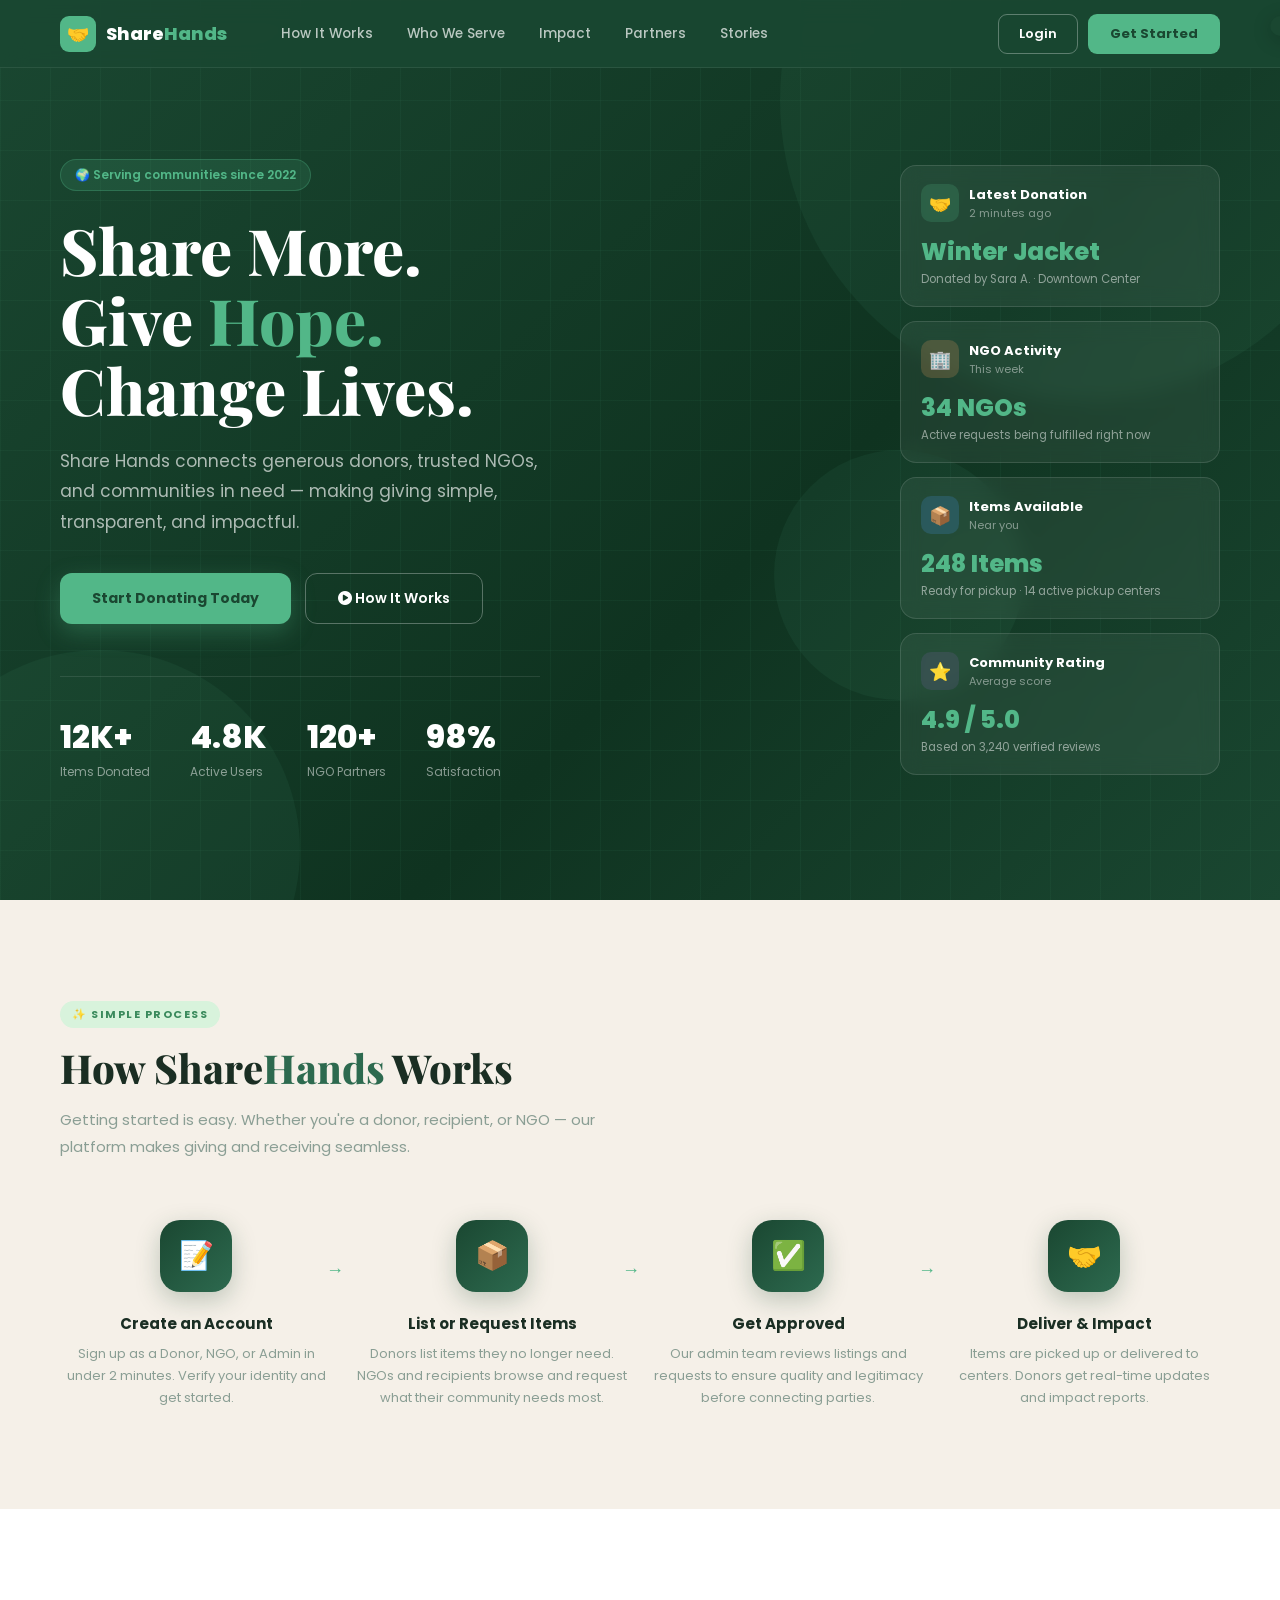
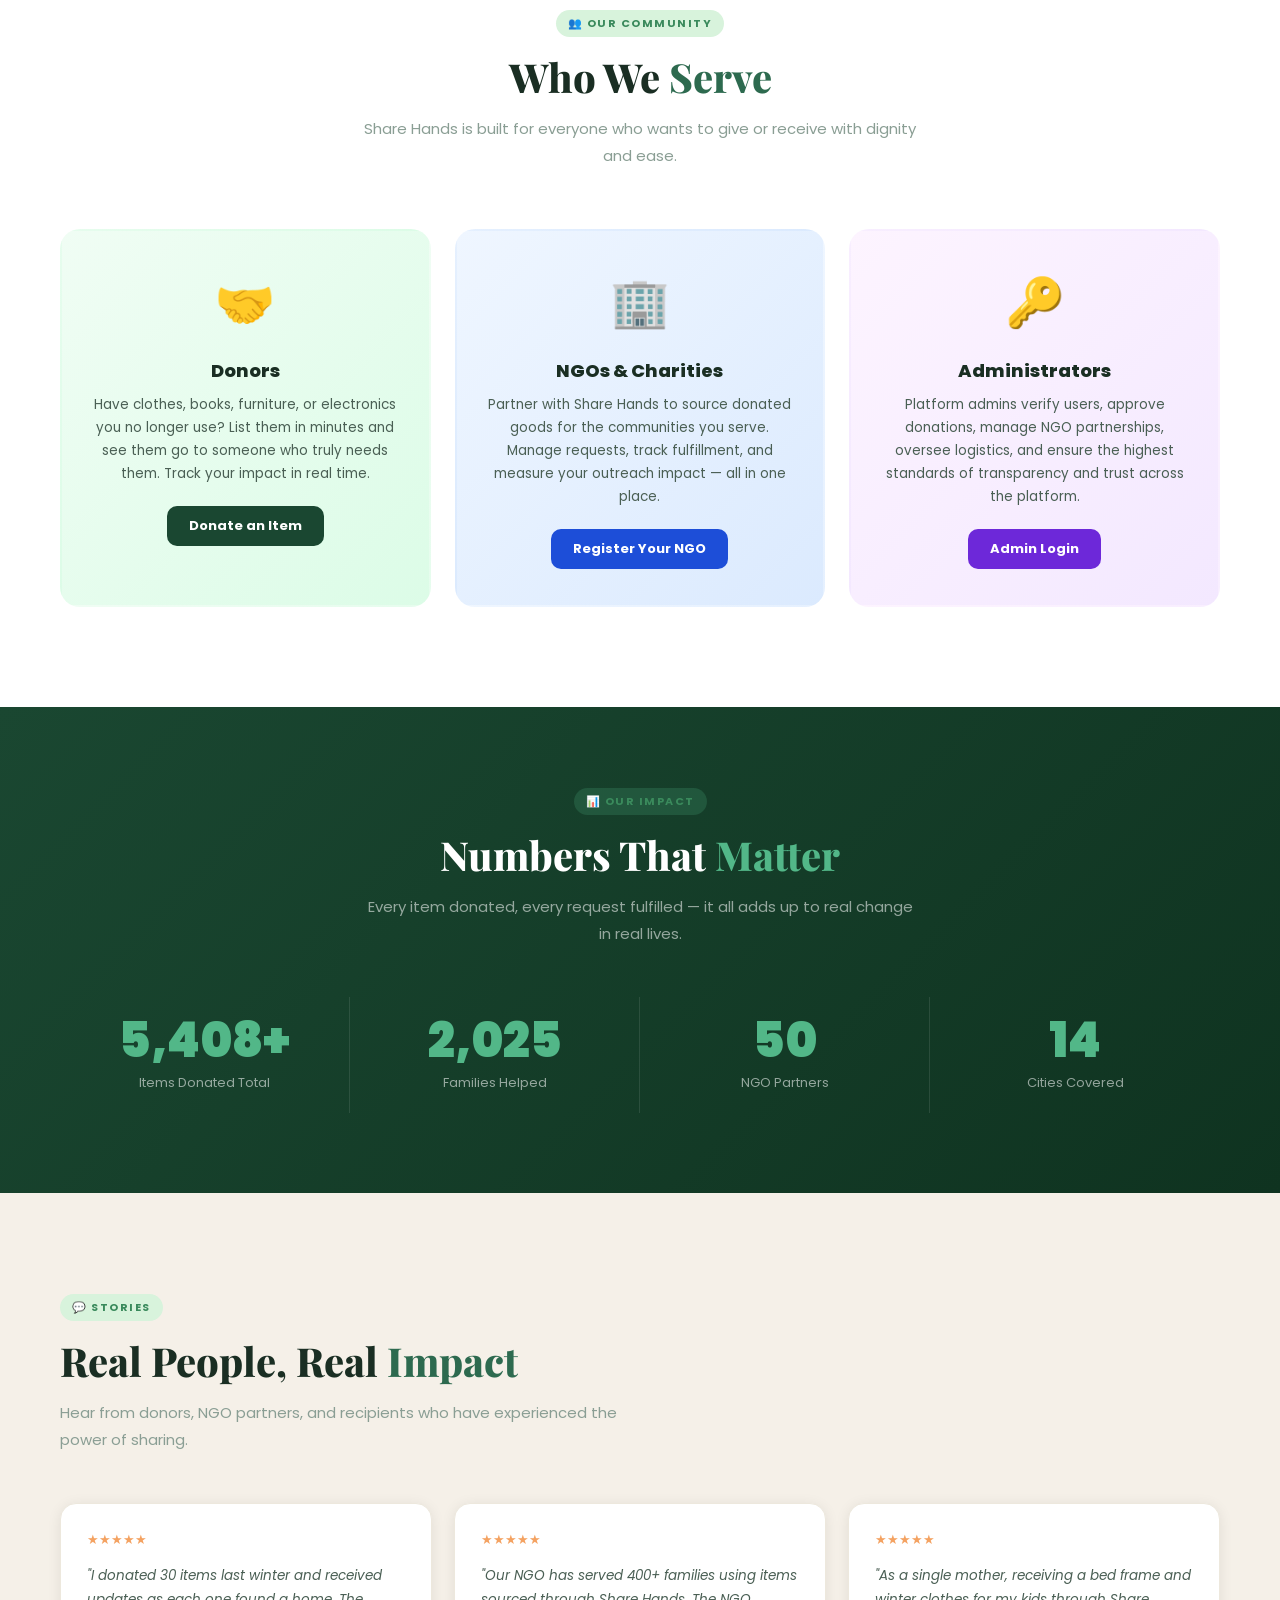
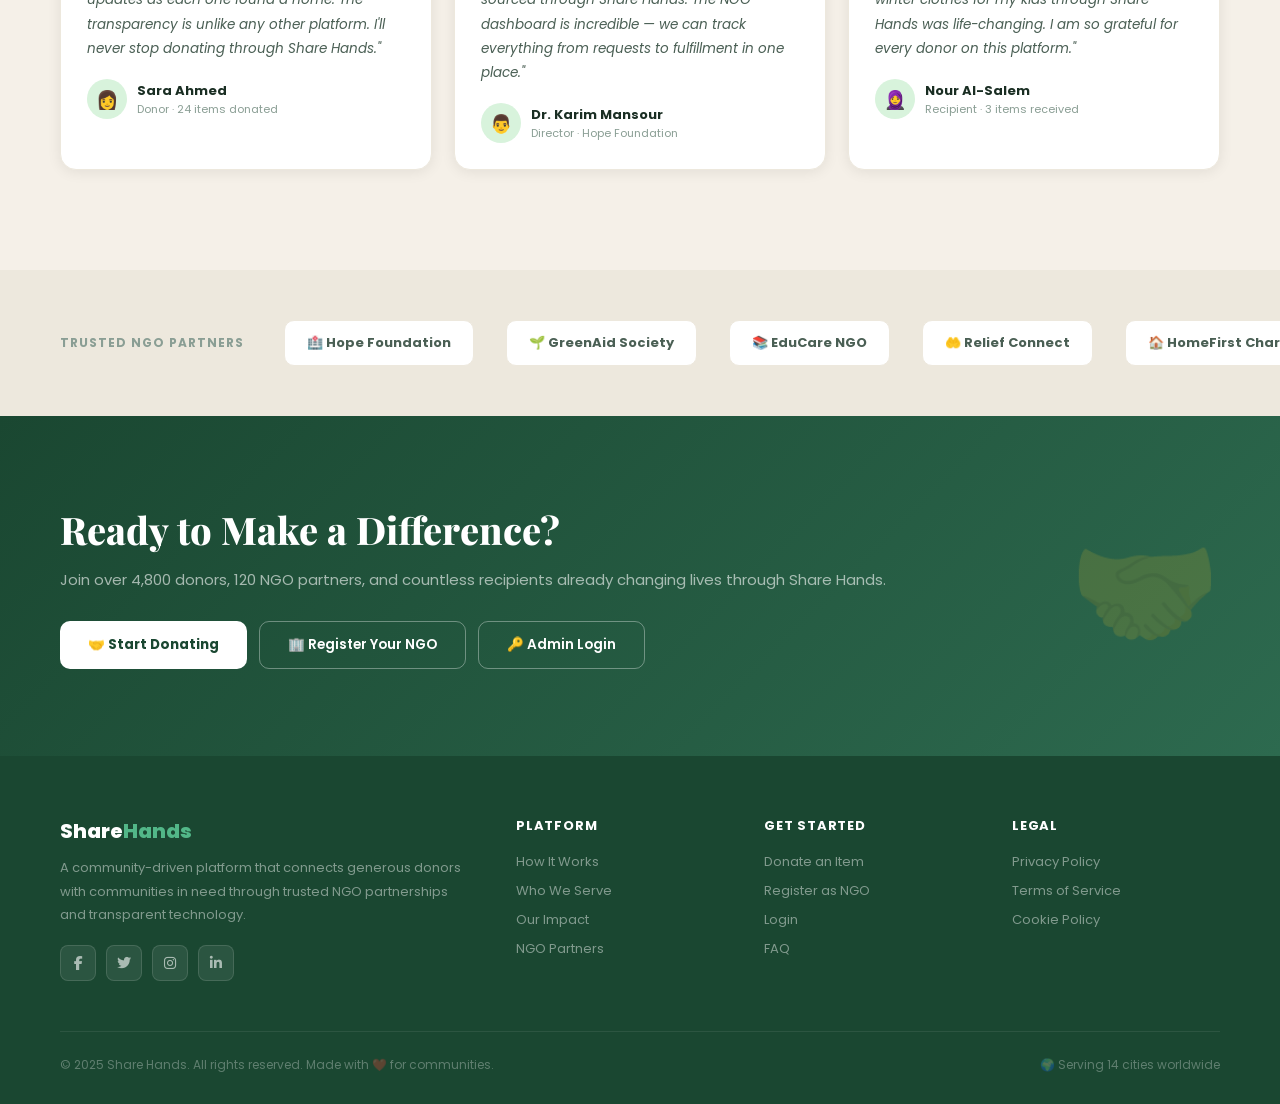
<file: index.html>
<!DOCTYPE html>
<html lang="en">
<head>
  <meta charset="UTF-8"/>
  <meta name="viewport" content="width=device-width, initial-scale=1.0"/>
  <title>Share Hands – Connecting Hearts</title>
  <link rel="stylesheet" href="style.css"/>
  <link href="https://cdnjs.cloudflare.com/ajax/libs/font-awesome/6.5.0/css/all.min.css" rel="stylesheet"/>
</head>
<body>

<!-- ── NAV ── -->
<nav class="hp-nav">
  <a class="hp-nav-logo" href="index.html">
    <div class="ico">🤝</div>
    <span>Share<em>Hands</em></span>
  </a>
  <div class="hp-nav-links">
    <a class="hp-nav-link" onclick="scrollToSection('how')">How It Works</a>
    <a class="hp-nav-link" onclick="scrollToSection('who')">Who We Serve</a>
    <a class="hp-nav-link" onclick="scrollToSection('impact')">Impact</a>
    <a class="hp-nav-link" onclick="scrollToSection('partners')">Partners</a>
    <a class="hp-nav-link" onclick="scrollToSection('testimonials')">Stories</a>
  </div>
  <div class="hp-nav-cta">
    <button class="btn-ghost" onclick="window.location.href='login.html'">Login</button>
    <button class="btn-solid" onclick="window.location.href='register.html'">Get Started</button>
  </div>
</nav>

<!-- ── HERO ── -->
<section class="hp-hero" id="hero">
  <div class="hero-bg-circles">
    <div class="hero-circle"></div>
    <div class="hero-circle"></div>
    <div class="hero-circle"></div>
  </div>
  <div class="hero-grid"></div>

  <div class="hero-content">
    <div class="hero-badge">🌍 Serving communities since 2022</div>
    <h1 class="hero-title">Share More.<br/>Give <span class="hl">Hope.</span><br/>Change Lives.</h1>
    <p class="hero-sub">Share Hands connects generous donors, trusted NGOs, and communities in need — making giving simple, transparent, and impactful.</p>
    <div class="hero-btns">
      <button class="hero-btn-primary" onclick="window.location.href='register.html'">Start Donating Today</button>
      <button class="hero-btn-secondary" onclick="scrollToSection('how')">
        <i class="fas fa-play-circle"></i> How It Works
      </button>
    </div>
    <div class="hero-stats">
      <div><div class="hero-stat-val">12K+</div><div class="hero-stat-lbl">Items Donated</div></div>
      <div><div class="hero-stat-val">4.8K</div><div class="hero-stat-lbl">Active Users</div></div>
      <div><div class="hero-stat-val">120+</div><div class="hero-stat-lbl">NGO Partners</div></div>
      <div><div class="hero-stat-val">98%</div><div class="hero-stat-lbl">Satisfaction</div></div>
    </div>
  </div>

  <div class="hero-right">
    <div class="hero-float-card">
      <div class="hfc-header">
        <div class="hfc-icon g">🤝</div>
        <div><div class="hfc-title">Latest Donation</div><div class="hfc-sub">2 minutes ago</div></div>
      </div>
      <div class="hfc-stat">Winter Jacket</div>
      <div class="hfc-desc">Donated by Sara A. · Downtown Center</div>
    </div>
    <div class="hero-float-card">
      <div class="hfc-header">
        <div class="hfc-icon o">🏢</div>
        <div><div class="hfc-title">NGO Activity</div><div class="hfc-sub">This week</div></div>
      </div>
      <div class="hfc-stat">34 NGOs</div>
      <div class="hfc-desc">Active requests being fulfilled right now</div>
    </div>
    <div class="hero-float-card">
      <div class="hfc-header">
        <div class="hfc-icon b">📦</div>
        <div><div class="hfc-title">Items Available</div><div class="hfc-sub">Near you</div></div>
      </div>
      <div class="hfc-stat">248 Items</div>
      <div class="hfc-desc">Ready for pickup · 14 active pickup centers</div>
    </div>
    <div class="hero-float-card">
      <div class="hfc-header">
        <div class="hfc-icon p">⭐</div>
        <div><div class="hfc-title">Community Rating</div><div class="hfc-sub">Average score</div></div>
      </div>
      <div class="hfc-stat">4.9 / 5.0</div>
      <div class="hfc-desc">Based on 3,240 verified reviews</div>
    </div>
  </div>
</section>

<!-- ── HOW IT WORKS ── -->
<section class="hp-section" id="how">
  <div class="section-label">✨ Simple Process</div>
  <h2 class="section-heading">How Share<span class="hl">Hands</span> Works</h2>
  <p class="section-sub">Getting started is easy. Whether you're a donor, recipient, or NGO — our platform makes giving and receiving seamless.</p>
  <div class="how-grid">
    <div class="how-card">
      <div class="how-num">📝</div>
      <h3 class="how-title">Create an Account</h3>
      <p class="how-desc">Sign up as a Donor, NGO, or Admin in under 2 minutes. Verify your identity and get started.</p>
    </div>
    <div class="how-card">
      <div class="how-num">📦</div>
      <h3 class="how-title">List or Request Items</h3>
      <p class="how-desc">Donors list items they no longer need. NGOs and recipients browse and request what their community needs most.</p>
    </div>
    <div class="how-card">
      <div class="how-num">✅</div>
      <h3 class="how-title">Get Approved</h3>
      <p class="how-desc">Our admin team reviews listings and requests to ensure quality and legitimacy before connecting parties.</p>
    </div>
    <div class="how-card">
      <div class="how-num">🤝</div>
      <h3 class="how-title">Deliver &amp; Impact</h3>
      <p class="how-desc">Items are picked up or delivered to centers. Donors get real-time updates and impact reports.</p>
    </div>
  </div>
</section>

<!-- ── WHO WE SERVE ── -->
<section class="hp-section alt" id="who">
  <div style="text-align:center">
    <div class="section-label" style="margin:0 auto 16px">👥 Our Community</div>
    <h2 class="section-heading">Who We <span class="hl">Serve</span></h2>
    <p class="section-sub" style="margin:0 auto">Share Hands is built for everyone who wants to give or receive with dignity and ease.</p>
  </div>
  <div class="serve-grid">
    <div class="serve-card c1">
      <div class="serve-icon">🤝</div>
      <h3 class="serve-title">Donors</h3>
      <p class="serve-desc">Have clothes, books, furniture, or electronics you no longer use? List them in minutes and see them go to someone who truly needs them. Track your impact in real time.</p>
      <button class="serve-btn g" onclick="window.location.href='register.html'">Donate an Item</button>
    </div>
    <div class="serve-card c2">
      <div class="serve-icon">🏢</div>
      <h3 class="serve-title">NGOs &amp; Charities</h3>
      <p class="serve-desc">Partner with Share Hands to source donated goods for the communities you serve. Manage requests, track fulfillment, and measure your outreach impact — all in one place.</p>
      <button class="serve-btn b" onclick="window.location.href='register.html'">Register Your NGO</button>
    </div>
    <div class="serve-card c3">
      <div class="serve-icon">🔑</div>
      <h3 class="serve-title">Administrators</h3>
      <p class="serve-desc">Platform admins verify users, approve donations, manage NGO partnerships, oversee logistics, and ensure the highest standards of transparency and trust across the platform.</p>
      <button class="serve-btn p" onclick="window.location.href='login.html'">Admin Login</button>
    </div>
  </div>
</section>

<!-- ── IMPACT ── -->
<section class="impact-section" id="impact">
  <div style="text-align:center">
    <div class="section-label" style="margin:0 auto 16px;background:rgba(82,183,136,.2);border-color:rgba(82,183,136,.4)">📊 Our Impact</div>
    <h2 class="section-heading" style="color:#fff">Numbers That <span style="color:var(--green-light)">Matter</span></h2>
    <p class="section-sub" style="color:rgba(255,255,255,.55);margin:0 auto">Every item donated, every request fulfilled — it all adds up to real change in real lives.</p>
  </div>
  <div class="impact-grid">
    <div class="impact-item"><div class="impact-val" id="cnt1">0</div><div class="impact-label">Items Donated Total</div></div>
    <div class="impact-item"><div class="impact-val" id="cnt2">0</div><div class="impact-label">Families Helped</div></div>
    <div class="impact-item"><div class="impact-val" id="cnt3">0</div><div class="impact-label">NGO Partners</div></div>
    <div class="impact-item"><div class="impact-val" id="cnt4">0</div><div class="impact-label">Cities Covered</div></div>
  </div>
</section>

<!-- ── TESTIMONIALS ── -->
<section class="hp-section" id="testimonials">
  <div class="section-label">💬 Stories</div>
  <h2 class="section-heading">Real People, Real <span class="hl">Impact</span></h2>
  <p class="section-sub">Hear from donors, NGO partners, and recipients who have experienced the power of sharing.</p>
  <div class="test-grid">
    <div class="test-card">
      <div class="test-stars">★★★★★</div>
      <p class="test-text">"I donated 30 items last winter and received updates as each one found a home. The transparency is unlike any other platform. I'll never stop donating through Share Hands."</p>
      <div class="test-author"><div class="test-avatar">👩</div><div><div class="test-name">Sara Ahmed</div><div class="test-role">Donor · 24 items donated</div></div></div>
    </div>
    <div class="test-card">
      <div class="test-stars">★★★★★</div>
      <p class="test-text">"Our NGO has served 400+ families using items sourced through Share Hands. The NGO dashboard is incredible — we can track everything from requests to fulfillment in one place."</p>
      <div class="test-author"><div class="test-avatar">👨</div><div><div class="test-name">Dr. Karim Mansour</div><div class="test-role">Director · Hope Foundation</div></div></div>
    </div>
    <div class="test-card">
      <div class="test-stars">★★★★★</div>
      <p class="test-text">"As a single mother, receiving a bed frame and winter clothes for my kids through Share Hands was life-changing. I am so grateful for every donor on this platform."</p>
      <div class="test-author"><div class="test-avatar">🧕</div><div><div class="test-name">Nour Al-Salem</div><div class="test-role">Recipient · 3 items received</div></div></div>
    </div>
  </div>
</section>

<!-- ── PARTNERS ── -->
<div class="partners-strip" id="partners">
  <div class="partners-label">Trusted NGO Partners</div>
  <div class="partners-logos">
    <div class="partner-logo">🏥 Hope Foundation</div>
    <div class="partner-logo">🌱 GreenAid Society</div>
    <div class="partner-logo">📚 EduCare NGO</div>
    <div class="partner-logo">🤲 Relief Connect</div>
    <div class="partner-logo">🏠 HomeFirst Charity</div>
    <div class="partner-logo">👕 ClothingForAll</div>
  </div>
</div>

<!-- ── CTA BANNER ── -->
<section class="cta-banner">
  <div class="cta-content">
    <h2 class="cta-title">Ready to Make a Difference?</h2>
    <p class="cta-sub">Join over 4,800 donors, 120 NGO partners, and countless recipients already changing lives through Share Hands.</p>
    <div class="cta-btns">
      <button class="cta-btn-w" onclick="window.location.href='register.html'">🤝 Start Donating</button>
      <button class="cta-btn-o" onclick="window.location.href='register.html'">🏢 Register Your NGO</button>
      <button class="cta-btn-o" onclick="window.location.href='login.html'">🔑 Admin Login</button>
    </div>
  </div>
  <div style="font-size:120px;opacity:.15">🤝</div>
</section>

<!-- ── FOOTER ── -->
<footer class="hp-footer">
  <div class="footer-grid">
    <div class="footer-brand">
      <h3>Share<span>Hands</span></h3>
      <p>A community-driven platform that connects generous donors with communities in need through trusted NGO partnerships and transparent technology.</p>
      <div class="footer-socials">
        <div class="social-btn"><i class="fab fa-facebook-f"></i></div>
        <div class="social-btn"><i class="fab fa-twitter"></i></div>
        <div class="social-btn"><i class="fab fa-instagram"></i></div>
        <div class="social-btn"><i class="fab fa-linkedin-in"></i></div>
      </div>
    </div>
    <div class="footer-col">
      <h4>Platform</h4>
      <a class="footer-link" onclick="scrollToSection('how')">How It Works</a>
      <a class="footer-link" onclick="scrollToSection('who')">Who We Serve</a>
      <a class="footer-link" onclick="scrollToSection('impact')">Our Impact</a>
      <a class="footer-link" onclick="scrollToSection('partners')">NGO Partners</a>
    </div>
    <div class="footer-col">
      <h4>Get Started</h4>
      <a class="footer-link" href="register.html">Donate an Item</a>
      <a class="footer-link" href="register.html">Register as NGO</a>
      <a class="footer-link" href="login.html">Login</a>
      <a class="footer-link" onclick="notify('FAQ coming soon!')">FAQ</a>
    </div>
    <div class="footer-col">
      <h4>Legal</h4>
      <a class="footer-link" onclick="notify('Privacy Policy')">Privacy Policy</a>
      <a class="footer-link" onclick="notify('Terms of Service')">Terms of Service</a>
      <a class="footer-link" onclick="notify('Cookie Policy')">Cookie Policy</a>
    </div>
  </div>
  <div class="footer-bottom">
    <div class="footer-copy">© 2025 Share Hands. All rights reserved. Made with ❤️ for communities.</div>
    <div class="footer-copy">🌍 Serving 14 cities worldwide</div>
  </div>
</footer>

<!-- Toast -->
<div class="notif-bar" id="notif"></div>

<script src="app.js"></script>
<script>
  /* Counter animation on scroll */
  const counterTargets = {
    cnt1: [12480, '+'], cnt2: [4832, ''],
    cnt3: [120, ''],   cnt4: [14, '']
  };
  const io = new IntersectionObserver(entries => {
    entries.forEach(entry => {
      if (entry.isIntersecting) {
        Object.entries(counterTargets).forEach(([id, [val, sfx]]) => animateCounter(id, val, sfx));
        io.disconnect();
      }
    });
  }, { threshold: .3 });
  const impactGrid = document.querySelector('.impact-grid');
  if (impactGrid) io.observe(impactGrid);
</script>
</body>
</html>
</file>
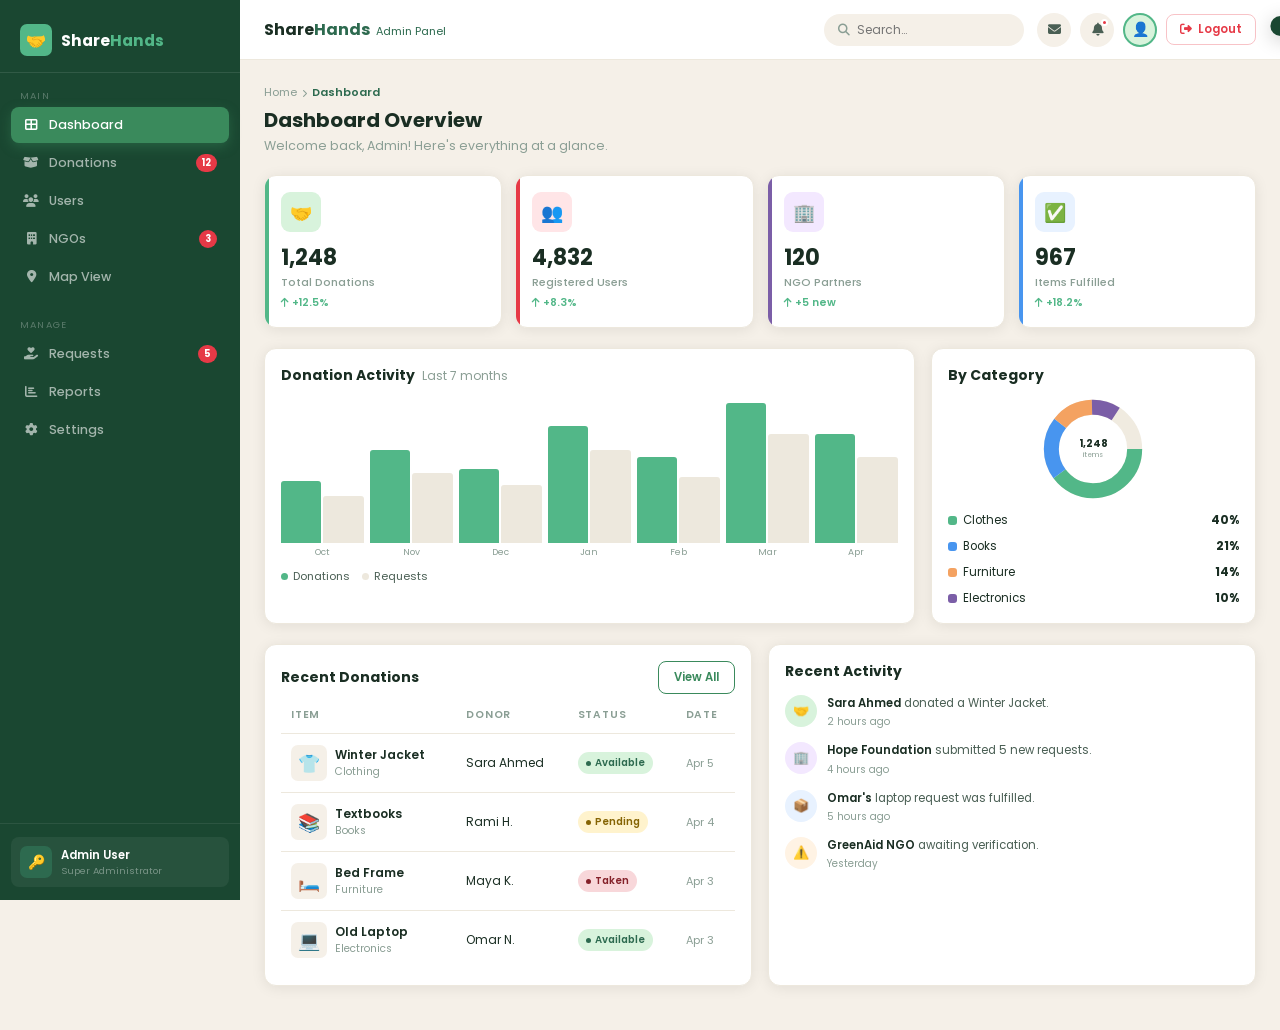
<file: dashboard-admin.html>
<!DOCTYPE html>
<html lang="en">
<head>
  <meta charset="UTF-8"/>
  <meta name="viewport" content="width=device-width, initial-scale=1.0"/>
  <title>Share Hands – Admin Dashboard</title>
  <link rel="stylesheet" href="style.css"/>
  <link href="https://cdnjs.cloudflare.com/ajax/libs/font-awesome/6.5.0/css/all.min.css" rel="stylesheet"/>
</head>
<body>
<div class="dashboard-wrap">

  <!-- ── SIDEBAR ── -->
  <aside class="sidebar">
    <div class="sidebar-logo">
      <div class="logo-icon">🤝</div>
      <h1>Share<span>Hands</span></h1>
    </div>
    <div class="sidebar-section">
      <div class="sidebar-section-label">Main</div>
      <div class="nav-item active" onclick="showPage('admin','dashboard',this)"><i class="fas fa-th-large"></i>Dashboard</div>
      <div class="nav-item" onclick="showPage('admin','donations',this)"><i class="fas fa-box-open"></i>Donations<span class="badge">12</span></div>
      <div class="nav-item" onclick="showPage('admin','users',this)"><i class="fas fa-users"></i>Users</div>
      <div class="nav-item" onclick="showPage('admin','ngos',this)"><i class="fas fa-building"></i>NGOs<span class="badge">3</span></div>
      <div class="nav-item" onclick="showPage('admin','map',this)"><i class="fas fa-map-marker-alt"></i>Map View</div>
    </div>
    <div class="sidebar-section">
      <div class="sidebar-section-label">Manage</div>
      <div class="nav-item" onclick="showPage('admin','requests',this)"><i class="fas fa-hand-holding-heart"></i>Requests<span class="badge">5</span></div>
      <div class="nav-item" onclick="showPage('admin','reports',this)"><i class="fas fa-chart-bar"></i>Reports</div>
      <div class="nav-item" onclick="showPage('admin','settings',this)"><i class="fas fa-cog"></i>Settings</div>
    </div>
    <div class="sidebar-footer">
      <div class="admin-card">
        <div class="admin-avatar" style="color:#ffd700">🔑</div>
        <div class="admin-info"><h4>Admin User</h4><p>Super Administrator</p></div>
      </div>
    </div>
  </aside>

  <!-- ── MAIN ── -->
  <main class="main">

    <!-- Topbar -->
    <div class="topbar">
      <div class="topbar-title">Share<span>Hands</span><span class="topbar-badge">Admin Panel</span></div>
      <div class="topbar-search"><i class="fas fa-search"></i><input type="text" placeholder="Search…"/></div>
      <div class="topbar-actions">
        <button class="icon-btn" onclick="notify('No new messages')"><i class="fas fa-envelope"></i></button>
        <button class="icon-btn" onclick="notify('3 new notifications')"><i class="fas fa-bell"></i><div class="dot"></div></button>
        <div class="topbar-avatar">👤</div>
        <button class="logout-btn" onclick="doLogout()"><i class="fas fa-sign-out-alt"></i>Logout</button>
      </div>
    </div>

    <!-- ════ DASHBOARD ════ -->
    <div class="page active" id="admin-page-dashboard">
      <div class="page-header">
        <div class="breadcrumb"><span>Home</span><i class="fas fa-chevron-right" style="font-size:8px"></i><span class="current">Dashboard</span></div>
        <h2>Dashboard Overview</h2>
        <p>Welcome back, Admin! Here's everything at a glance.</p>
      </div>
      <div class="stats-grid">
        <div class="stat-card"><div class="stat-icon green">🤝</div><div class="stat-value">1,248</div><div class="stat-label">Total Donations</div><div class="stat-change up"><i class="fas fa-arrow-up"></i>+12.5%</div></div>
        <div class="stat-card red"><div class="stat-icon red">👥</div><div class="stat-value">4,832</div><div class="stat-label">Registered Users</div><div class="stat-change up"><i class="fas fa-arrow-up"></i>+8.3%</div></div>
        <div class="stat-card purple"><div class="stat-icon purple">🏢</div><div class="stat-value">120</div><div class="stat-label">NGO Partners</div><div class="stat-change up"><i class="fas fa-arrow-up"></i>+5 new</div></div>
        <div class="stat-card blue"><div class="stat-icon blue">✅</div><div class="stat-value">967</div><div class="stat-label">Items Fulfilled</div><div class="stat-change up"><i class="fas fa-arrow-up"></i>+18.2%</div></div>
      </div>
      <div class="three-col">
        <div class="card">
          <div class="section-header"><div class="section-title">Donation Activity <span>Last 7 months</span></div></div>
          <div class="chart-container" id="adminBarChart"></div>
          <div class="chart-legend">
            <div class="legend-item"><div class="legend-dot" style="background:var(--green-light)"></div>Donations</div>
            <div class="legend-item"><div class="legend-dot" style="background:var(--cream-dark)"></div>Requests</div>
          </div>
        </div>
        <div class="card">
          <div class="section-header"><div class="section-title">By Category</div></div>
          <svg width="100" height="100" viewBox="0 0 120 120" style="display:block;margin:0 auto 12px">
            <circle cx="60" cy="60" r="50" fill="none" stroke="#f0ebe0" stroke-width="18"/>
            <circle cx="60" cy="60" r="50" fill="none" stroke="#52b788" stroke-width="18" stroke-dasharray="125 189" stroke-dashoffset="0"/>
            <circle cx="60" cy="60" r="50" fill="none" stroke="#4895ef" stroke-width="18" stroke-dasharray="65 249" stroke-dashoffset="-125"/>
            <circle cx="60" cy="60" r="50" fill="none" stroke="#f4a261" stroke-width="18" stroke-dasharray="44 270" stroke-dashoffset="-190"/>
            <circle cx="60" cy="60" r="50" fill="none" stroke="#7b5ea7" stroke-width="18" stroke-dasharray="30 284" stroke-dashoffset="-234"/>
            <text x="60" y="57" text-anchor="middle" font-size="12" font-weight="700" fill="#1a2e23">1,248</text>
            <text x="60" y="69" text-anchor="middle" font-size="8" fill="#8a9e94">items</text>
          </svg>
          <div class="donut-legend">
            <div class="donut-item"><div class="donut-color" style="background:#52b788"></div>Clothes<span class="donut-pct">40%</span></div>
            <div class="donut-item"><div class="donut-color" style="background:#4895ef"></div>Books<span class="donut-pct">21%</span></div>
            <div class="donut-item"><div class="donut-color" style="background:#f4a261"></div>Furniture<span class="donut-pct">14%</span></div>
            <div class="donut-item"><div class="donut-color" style="background:#7b5ea7"></div>Electronics<span class="donut-pct">10%</span></div>
          </div>
        </div>
      </div>
      <div class="two-col">
        <div class="card">
          <div class="section-header"><div class="section-title">Recent Donations</div><button class="btn btn-outline" onclick="showPage('admin','donations',null)">View All</button></div>
          <div class="table-wrap"><table><thead><tr><th>Item</th><th>Donor</th><th>Status</th><th>Date</th></tr></thead>
          <tbody>
            <tr><td><div class="item-cell"><div class="item-img">👕</div><div><div class="item-name">Winter Jacket</div><div class="item-cat">Clothing</div></div></div></td><td>Sara Ahmed</td><td><span class="badge-status available">Available</span></td><td style="color:var(--text-light);font-size:11px">Apr 5</td></tr>
            <tr><td><div class="item-cell"><div class="item-img">📚</div><div><div class="item-name">Textbooks</div><div class="item-cat">Books</div></div></div></td><td>Rami H.</td><td><span class="badge-status pending">Pending</span></td><td style="color:var(--text-light);font-size:11px">Apr 4</td></tr>
            <tr><td><div class="item-cell"><div class="item-img">🛏️</div><div><div class="item-name">Bed Frame</div><div class="item-cat">Furniture</div></div></div></td><td>Maya K.</td><td><span class="badge-status taken">Taken</span></td><td style="color:var(--text-light);font-size:11px">Apr 3</td></tr>
            <tr><td><div class="item-cell"><div class="item-img">💻</div><div><div class="item-name">Old Laptop</div><div class="item-cat">Electronics</div></div></div></td><td>Omar N.</td><td><span class="badge-status available">Available</span></td><td style="color:var(--text-light);font-size:11px">Apr 3</td></tr>
          </tbody></table></div>
        </div>
        <div class="card">
          <div class="section-header"><div class="section-title">Recent Activity</div></div>
          <div class="activity-list">
            <div class="activity-item"><div class="activity-icon green">🤝</div><div><div class="activity-text"><strong>Sara Ahmed</strong> donated a Winter Jacket.</div><div class="activity-time">2 hours ago</div></div></div>
            <div class="activity-item"><div class="activity-icon purple">🏢</div><div><div class="activity-text"><strong>Hope Foundation</strong> submitted 5 new requests.</div><div class="activity-time">4 hours ago</div></div></div>
            <div class="activity-item"><div class="activity-icon blue">📦</div><div><div class="activity-text"><strong>Omar's</strong> laptop request was fulfilled.</div><div class="activity-time">5 hours ago</div></div></div>
            <div class="activity-item"><div class="activity-icon orange">⚠️</div><div><div class="activity-text"><strong>GreenAid NGO</strong> awaiting verification.</div><div class="activity-time">Yesterday</div></div></div>
          </div>
        </div>
      </div>
    </div>

    <!-- ════ DONATIONS ════ -->
    <div class="page" id="admin-page-donations">
      <div class="page-header"><div class="breadcrumb"><span>Home</span><i class="fas fa-chevron-right" style="font-size:8px"></i><span class="current">Donations</span></div><h2>All Donations</h2><p>Manage all donated items.</p></div>
      <div class="filter-bar">
        <button class="filter-btn active" onclick="setFilter(this)">All</button>
        <button class="filter-btn" onclick="setFilter(this)">👕 Clothing</button>
        <button class="filter-btn" onclick="setFilter(this)">📚 Books</button>
        <button class="filter-btn" onclick="setFilter(this)">🛏️ Furniture</button>
        <button class="filter-btn" onclick="setFilter(this)">💻 Electronics</button>
        <div class="search-bar"><i class="fas fa-search"></i><input type="text" placeholder="Search…"/></div>
        <button class="btn btn-primary" onclick="notify('Add donation dialog')"><i class="fas fa-plus"></i> Add</button>
      </div>
      <div class="card"><div class="table-wrap"><table><thead><tr><th>Item</th><th>Donor</th><th>Category</th><th>Location</th><th>Status</th><th>Date</th><th>Actions</th></tr></thead><tbody id="adminDonationsTable"></tbody></table></div></div>
    </div>

    <!-- ════ USERS ════ -->
    <div class="page" id="admin-page-users">
      <div class="page-header"><div class="breadcrumb"><span>Home</span><i class="fas fa-chevron-right" style="font-size:8px"></i><span class="current">Users</span></div><h2>All Users</h2><p>Manage registered users.</p></div>
      <div class="filter-bar"><button class="filter-btn active" onclick="setFilter(this)">All</button><button class="filter-btn" onclick="setFilter(this)">Donors</button><button class="filter-btn" onclick="setFilter(this)">Recipients</button><div class="search-bar" style="margin-left:auto"><i class="fas fa-search"></i><input type="text" placeholder="Search users…"/></div><button class="btn btn-primary" onclick="notify('Add user')"><i class="fas fa-user-plus"></i> Add User</button></div>
      <div class="users-grid">
        <div class="user-card"><div class="user-avatar">👦</div><div class="user-name">Sara Ahmed</div><div class="user-email">sara.ahmed@email.com</div><div class="user-stats"><div><div class="user-stat-val">24</div><div class="user-stat-lbl">Donated</div></div><div><div class="user-stat-val">3</div><div class="user-stat-lbl">Received</div></div></div><div class="user-role">Donor</div></div>
        <div class="user-card"><div class="user-avatar">👩</div><div class="user-name">Rami Haddad</div><div class="user-email">rami.h@email.com</div><div class="user-stats"><div><div class="user-stat-val">11</div><div class="user-stat-lbl">Donated</div></div><div><div class="user-stat-val">7</div><div class="user-stat-lbl">Received</div></div></div><div class="user-role">Donor</div></div>
        <div class="user-card"><div class="user-avatar">🧑</div><div class="user-name">Maya Khalil</div><div class="user-email">maya.k@email.com</div><div class="user-stats"><div><div class="user-stat-val">0</div><div class="user-stat-lbl">Donated</div></div><div><div class="user-stat-val">15</div><div class="user-stat-lbl">Received</div></div></div><div class="user-role" style="background:#fff3e4;color:#c87941">Recipient</div></div>
        <div class="user-card"><div class="user-avatar">👨</div><div class="user-name">Omar Nasser</div><div class="user-email">omar.n@email.com</div><div class="user-stats"><div><div class="user-stat-val">8</div><div class="user-stat-lbl">Donated</div></div><div><div class="user-stat-val">5</div><div class="user-stat-lbl">Received</div></div></div><div class="user-role">Donor</div></div>
        <div class="user-card"><div class="user-avatar">👩‍💼</div><div class="user-name">Lina Mansour</div><div class="user-email">lina.m@email.com</div><div class="user-stats"><div><div class="user-stat-val">32</div><div class="user-stat-lbl">Donated</div></div><div><div class="user-stat-val">1</div><div class="user-stat-lbl">Received</div></div></div><div class="user-role">Donor</div></div>
        <div class="user-card"><div class="user-avatar">🧑‍💻</div><div class="user-name">Admin User</div><div class="user-email">admin@sharehands.org</div><div class="user-stats"><div><div class="user-stat-val">—</div><div class="user-stat-lbl">—</div></div></div><div class="user-role" style="background:#ffe5e7;color:#842029">Admin</div></div>
      </div>
    </div>

    <!-- ════ NGOs ════ -->
    <div class="page" id="admin-page-ngos">
      <div class="page-header"><div class="breadcrumb"><span>Home</span><i class="fas fa-chevron-right" style="font-size:8px"></i><span class="current">NGOs</span></div><h2>NGO Management</h2><p>Verify and manage partner organizations.</p></div>
      <div class="stats-grid col3">
        <div class="stat-card purple"><div class="stat-icon purple">🏢</div><div class="stat-value">120</div><div class="stat-label">Total NGOs</div></div>
        <div class="stat-card"><div class="stat-icon green">✅</div><div class="stat-value">114</div><div class="stat-label">Verified</div></div>
        <div class="stat-card orange"><div class="stat-icon orange">⏳</div><div class="stat-value">6</div><div class="stat-label">Pending Verification</div></div>
      </div>
      <div class="card">
        <div class="section-header"><div class="section-title">All NGO Partners</div><button class="btn btn-purple" onclick="notify('Add NGO dialog')"><i class="fas fa-plus"></i> Add NGO</button></div>
        <div class="table-wrap"><table><thead><tr><th>Organization</th><th>Contact</th><th>City</th><th>Requests</th><th>Status</th><th>Joined</th><th>Actions</th></tr></thead><tbody>
          <tr><td><div class="item-cell"><div class="item-img" style="background:#f3e8ff">🏥</div><div><div class="item-name">Hope Foundation</div><div class="item-cat">Healthcare</div></div></div></td><td style="font-size:11px">dr.karim@hope.org</td><td>Downtown</td><td>47</td><td><span class="badge-status verified">Verified</span></td><td style="color:var(--text-light);font-size:11px">Jan 2024</td><td><div class="action-btns"><button class="action-btn view" onclick="notify('Viewing Hope Foundation')"><i class="fas fa-eye"></i></button><button class="action-btn edit" onclick="notify('Editing')"><i class="fas fa-pen"></i></button><button class="action-btn delete" onclick="notify('Removed')"><i class="fas fa-trash"></i></button></div></td></tr>
          <tr><td><div class="item-cell"><div class="item-img" style="background:#dcfce7">🌱</div><div><div class="item-name">GreenAid Society</div><div class="item-cat">Environment</div></div></div></td><td style="font-size:11px">info@greenaid.org</td><td>Midtown</td><td>23</td><td><span class="badge-status verified">Verified</span></td><td style="color:var(--text-light);font-size:11px">Mar 2024</td><td><div class="action-btns"><button class="action-btn view" onclick="notify('Viewing')"><i class="fas fa-eye"></i></button><button class="action-btn edit" onclick="notify('Editing')"><i class="fas fa-pen"></i></button><button class="action-btn delete" onclick="notify('Removed')"><i class="fas fa-trash"></i></button></div></td></tr>
          <tr><td><div class="item-cell"><div class="item-img" style="background:#dbeafe">📚</div><div><div class="item-name">EduCare NGO</div><div class="item-cat">Education</div></div></div></td><td style="font-size:11px">hello@educare.org</td><td>North</td><td>31</td><td><span class="badge-status pending">Pending</span></td><td style="color:var(--text-light);font-size:11px">Apr 2025</td><td><div class="action-btns"><button class="action-btn approve" onclick="notify('✅ EduCare verified!')"><i class="fas fa-check"></i></button><button class="action-btn delete" onclick="notify('Rejected')"><i class="fas fa-times"></i></button><button class="action-btn view" onclick="notify('Viewing')"><i class="fas fa-eye"></i></button></div></td></tr>
        </tbody></table></div>
      </div>
    </div>

    <!-- ════ MAP ════ -->
    <div class="page" id="admin-page-map">
      <div class="page-header"><div class="breadcrumb"><span>Home</span><i class="fas fa-chevron-right" style="font-size:8px"></i><span class="current">Map</span></div><h2>Donation Map</h2><p>Donation and pickup locations.</p></div>
      <div class="map-placeholder"><div class="map-grid"></div><div class="map-pins">
        <div class="map-pin" style="top:30%;left:25%" onclick="notify('📍 Downtown – 3 items')"><i class="fas fa-map-marker-alt"></i><div class="map-pin-label">Downtown (3)</div></div>
        <div class="map-pin" style="top:50%;left:55%" onclick="notify('📍 Midtown – 7 items')"><i class="fas fa-map-marker-alt"></i><div class="map-pin-label">Midtown (7)</div></div>
        <div class="map-pin" style="top:20%;left:65%" onclick="notify('📍 North – 2 items')"><i class="fas fa-map-marker-alt"></i><div class="map-pin-label">North (2)</div></div>
        <div class="map-pin" style="top:65%;left:35%" onclick="notify('📍 South – 5 items')"><i class="fas fa-map-marker-alt"></i><div class="map-pin-label">South (5)</div></div>
      </div></div>
    </div>

    <!-- ════ REQUESTS ════ -->
    <div class="page" id="admin-page-requests">
      <div class="page-header"><div class="breadcrumb"><span>Home</span><i class="fas fa-chevron-right" style="font-size:8px"></i><span class="current">Requests</span></div><h2>Item Requests</h2><p>Approve or reject donation requests.</p></div>
      <div class="stats-grid col3">
        <div class="stat-card orange"><div class="stat-icon orange">⏳</div><div class="stat-value">89</div><div class="stat-label">Pending</div></div>
        <div class="stat-card"><div class="stat-icon green">✅</div><div class="stat-value">523</div><div class="stat-label">Approved</div></div>
        <div class="stat-card red"><div class="stat-icon red">❌</div><div class="stat-value">34</div><div class="stat-label">Rejected</div></div>
      </div>
      <div class="card">
        <div class="section-header"><div class="section-title">Pending Requests</div><button class="btn btn-primary" onclick="notify('All approved!')">Approve All</button></div>
        <div class="table-wrap"><table><thead><tr><th>Requester</th><th>Type</th><th>Item</th><th>Reason</th><th>Date</th><th>Actions</th></tr></thead><tbody>
          <tr><td><div class="item-cell"><div class="item-img">👦</div><div><div class="item-name">Karim Ziad</div><div class="item-cat">Individual</div></div></div></td><td>Donor</td><td>Winter Jacket</td><td style="color:var(--text-light);font-size:11px">Needs warm clothing</td><td style="color:var(--text-light);font-size:11px">Apr 5</td><td><div class="action-btns"><button class="action-btn approve" onclick="notify('✅ Approved!')"><i class="fas fa-check"></i></button><button class="action-btn delete" onclick="notify('❌ Rejected')"><i class="fas fa-times"></i></button><button class="action-btn view" onclick="notify('Details')"><i class="fas fa-eye"></i></button></div></td></tr>
          <tr><td><div class="item-cell"><div class="item-img" style="background:#f3e8ff">🏥</div><div><div class="item-name">Hope Foundation</div><div class="item-cat">NGO</div></div></div></td><td>NGO</td><td>Beds (x5)</td><td style="color:var(--text-light);font-size:11px">Shelter for families</td><td style="color:var(--text-light);font-size:11px">Apr 4</td><td><div class="action-btns"><button class="action-btn approve" onclick="notify('✅ NGO request approved!')"><i class="fas fa-check"></i></button><button class="action-btn delete" onclick="notify('❌ Rejected')"><i class="fas fa-times"></i></button><button class="action-btn view" onclick="notify('Details')"><i class="fas fa-eye"></i></button></div></td></tr>
        </tbody></table></div>
      </div>
    </div>

    <!-- ════ REPORTS ════ -->
    <div class="page" id="admin-page-reports">
      <div class="page-header"><div class="breadcrumb"><span>Home</span><i class="fas fa-chevron-right" style="font-size:8px"></i><span class="current">Reports</span></div><h2>Reports &amp; Analytics</h2></div>
      <div class="stats-grid">
        <div class="stat-card"><div class="stat-icon green">📈</div><div class="stat-value">78%</div><div class="stat-label">Fulfillment Rate</div><div class="stat-change up"><i class="fas fa-arrow-up"></i>+5%</div></div>
        <div class="stat-card blue"><div class="stat-icon blue">⏱️</div><div class="stat-value">2.4d</div><div class="stat-label">Avg. Time</div></div>
        <div class="stat-card orange"><div class="stat-icon orange">🌍</div><div class="stat-value">14</div><div class="stat-label">Active Regions</div></div>
        <div class="stat-card red"><div class="stat-icon red">⭐</div><div class="stat-value">4.8</div><div class="stat-label">Satisfaction</div></div>
      </div>
      <div class="two-col">
        <div class="card"><div class="section-title" style="margin-bottom:12px">Monthly Trend</div><div class="chart-container" id="adminReportChart"></div></div>
        <div class="card"><div class="section-title" style="margin-bottom:12px">Top Categories</div>
          <div style="display:flex;flex-direction:column;gap:11px;margin-top:6px">
            <div><div style="display:flex;justify-content:space-between;font-size:11.5px;margin-bottom:4px"><span>Clothing</span><strong>40%</strong></div><div class="progress-bar-wrap"><div class="progress-bar" style="width:40%"></div></div></div>
            <div><div style="display:flex;justify-content:space-between;font-size:11.5px;margin-bottom:4px"><span>Books</span><strong>21%</strong></div><div class="progress-bar-wrap"><div class="progress-bar" style="width:21%;background:var(--blue)"></div></div></div>
            <div><div style="display:flex;justify-content:space-between;font-size:11.5px;margin-bottom:4px"><span>Furniture</span><strong>14%</strong></div><div class="progress-bar-wrap"><div class="progress-bar" style="width:14%;background:var(--orange)"></div></div></div>
            <div><div style="display:flex;justify-content:space-between;font-size:11.5px;margin-bottom:4px"><span>Electronics</span><strong>10%</strong></div><div class="progress-bar-wrap"><div class="progress-bar" style="width:10%;background:var(--red)"></div></div></div>
          </div>
        </div>
      </div>
    </div>

    <!-- ════ SETTINGS ════ -->
    <div class="page" id="admin-page-settings">
      <div class="page-header"><div class="breadcrumb"><span>Home</span><i class="fas fa-chevron-right" style="font-size:8px"></i><span class="current">Settings</span></div><h2>Settings</h2></div>
      <div class="settings-grid">
        <div class="card settings-nav">
          <div class="settings-nav-item active" onclick="setSettingsTab(this,'profile')">👤 Profile</div>
          <div class="settings-nav-item" onclick="setSettingsTab(this,'notifications')">🔔 Notifications</div>
          <div class="settings-nav-item" onclick="setSettingsTab(this,'security')">🔒 Security</div>
          <div class="settings-nav-item" onclick="setSettingsTab(this,'platform')">⚙️ Platform</div>
        </div>
        <div>
          <div class="card" id="settings-profile">
            <div class="section-title" style="margin-bottom:14px">Profile</div>
            <div class="form-row"><div class="form-group-s"><label class="form-label-s">First Name</label><input class="form-input-s" value="Admin"/></div><div class="form-group-s"><label class="form-label-s">Last Name</label><input class="form-input-s" value="User"/></div></div>
            <div class="form-group-s"><label class="form-label-s">Email</label><input class="form-input-s" value="admin@sharehands.org"/></div>
            <button class="btn btn-primary" style="margin-top:6px" onclick="notify('✅ Profile saved!')">Save</button>
          </div>
          <div class="card" id="settings-notifications" style="display:none">
            <div class="section-title" style="margin-bottom:14px">Notifications</div>
            <div class="toggle-row"><div class="toggle-info"><h4>New Donations</h4><p>Alert on new items</p></div><label class="toggle"><input type="checkbox" checked/><div class="toggle-track"></div><div class="toggle-thumb"></div></label></div>
            <div class="toggle-row"><div class="toggle-info"><h4>NGO Requests</h4><p>Alert on submissions</p></div><label class="toggle"><input type="checkbox" checked/><div class="toggle-track"></div><div class="toggle-thumb"></div></label></div>
            <button class="btn btn-primary" style="margin-top:14px" onclick="notify('✅ Saved!')">Save</button>
          </div>
          <div class="card" id="settings-security" style="display:none">
            <div class="section-title" style="margin-bottom:14px">Security</div>
            <div class="form-group-s"><label class="form-label-s">Current Password</label><input class="form-input-s" type="password" placeholder="Current password"/></div>
            <div class="form-group-s"><label class="form-label-s">New Password</label><input class="form-input-s" type="password" placeholder="New password"/></div>
            <button class="btn btn-primary" onclick="notify('✅ Password updated!')">Update</button>
          </div>
          <div class="card" id="settings-platform" style="display:none">
            <div class="section-title" style="margin-bottom:14px">Platform</div>
            <div class="toggle-row"><div class="toggle-info"><h4>Maintenance Mode</h4><p>Disable public access</p></div><label class="toggle"><input type="checkbox"/><div class="toggle-track"></div><div class="toggle-thumb"></div></label></div>
            <div class="toggle-row"><div class="toggle-info"><h4>Auto-approve</h4><p>Skip admin review</p></div><label class="toggle"><input type="checkbox" checked/><div class="toggle-track"></div><div class="toggle-thumb"></div></label></div>
            <button class="btn btn-primary" style="margin-top:14px" onclick="notify('✅ Saved!')">Save</button>
          </div>
        </div>
      </div>
    </div>

  </main>
</div>

<!-- Toast -->
<div class="notif-bar" id="notif"></div>

<script src="app.js"></script>
<script>
  const D1 = [80,120,95,150,110,180,140];
  const D2 = [60,90,75,120,85,140,110];

  document.addEventListener('DOMContentLoaded', () => {
    buildDonationsTable('adminDonationsTable', true);
    buildBarChart('adminBarChart', D1, D2, 'green', 'cream');
  });
</script>
</body>
</html>
</file>
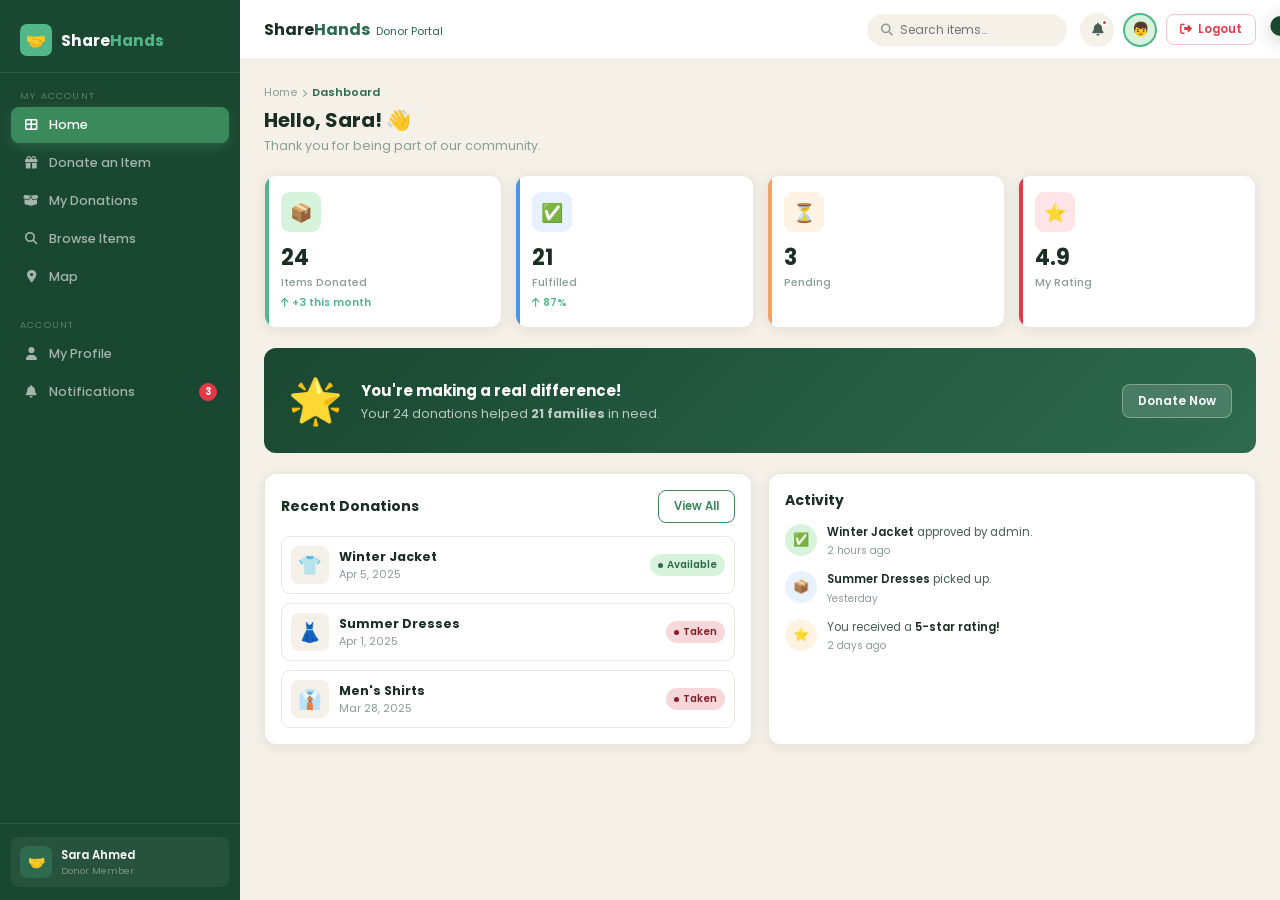
<file: dashboard-donor.html>
<!DOCTYPE html>
<html lang="en">
<head>
  <meta charset="UTF-8"/>
  <meta name="viewport" content="width=device-width, initial-scale=1.0"/>
  <title>Share Hands – Donor Dashboard</title>
  <link rel="stylesheet" href="style.css"/>
  <link href="https://cdnjs.cloudflare.com/ajax/libs/font-awesome/6.5.0/css/all.min.css" rel="stylesheet"/>
</head>
<body>
<div class="dashboard-wrap">

  <!-- ── SIDEBAR ── -->
  <aside class="sidebar">
    <div class="sidebar-logo">
      <div class="logo-icon">🤝</div>
      <h1>Share<span>Hands</span></h1>
    </div>
    <div class="sidebar-section">
      <div class="sidebar-section-label">My Account</div>
      <div class="nav-item active" onclick="showPage('donor','home',this)"><i class="fas fa-th-large"></i>Home</div>
      <div class="nav-item" onclick="showPage('donor','donate',this)"><i class="fas fa-gift"></i>Donate an Item</div>
      <div class="nav-item" onclick="showPage('donor','my-donations',this)"><i class="fas fa-box-open"></i>My Donations</div>
      <div class="nav-item" onclick="showPage('donor','browse',this)"><i class="fas fa-search"></i>Browse Items</div>
      <div class="nav-item" onclick="showPage('donor','map',this)"><i class="fas fa-map-marker-alt"></i>Map</div>
    </div>
    <div class="sidebar-section">
      <div class="sidebar-section-label">Account</div>
      <div class="nav-item" onclick="showPage('donor','profile',this)"><i class="fas fa-user"></i>My Profile</div>
      <div class="nav-item" onclick="showPage('donor','notifications',this)"><i class="fas fa-bell"></i>Notifications<span class="badge">3</span></div>
    </div>
    <div class="sidebar-footer">
      <div class="admin-card">
        <div class="admin-avatar" style="color:var(--green-light)">🤝</div>
        <div class="admin-info"><h4>Sara Ahmed</h4><p>Donor Member</p></div>
      </div>
    </div>
  </aside>

  <!-- ── MAIN ── -->
  <main class="main">
    <div class="topbar">
      <div class="topbar-title">Share<span>Hands</span><span class="topbar-badge">Donor Portal</span></div>
      <div class="topbar-search"><i class="fas fa-search"></i><input type="text" placeholder="Search items…"/></div>
      <div class="topbar-actions">
        <button class="icon-btn" onclick="notify('3 notifications')"><i class="fas fa-bell"></i><div class="dot"></div></button>
        <div class="topbar-avatar">👦</div>
        <button class="logout-btn" onclick="doLogout()"><i class="fas fa-sign-out-alt"></i>Logout</button>
      </div>
    </div>

    <!-- ════ HOME ════ -->
    <div class="page active" id="donor-page-home">
      <div class="page-header">
        <div class="breadcrumb"><span>Home</span><i class="fas fa-chevron-right" style="font-size:8px"></i><span class="current">Dashboard</span></div>
        <h2>Hello, Sara! 👋</h2>
        <p>Thank you for being part of our community.</p>
      </div>
      <div class="stats-grid">
        <div class="stat-card"><div class="stat-icon green">📦</div><div class="stat-value">24</div><div class="stat-label">Items Donated</div><div class="stat-change up"><i class="fas fa-arrow-up"></i>+3 this month</div></div>
        <div class="stat-card blue"><div class="stat-icon blue">✅</div><div class="stat-value">21</div><div class="stat-label">Fulfilled</div><div class="stat-change up"><i class="fas fa-arrow-up"></i>87%</div></div>
        <div class="stat-card orange"><div class="stat-icon orange">⏳</div><div class="stat-value">3</div><div class="stat-label">Pending</div></div>
        <div class="stat-card red"><div class="stat-icon red">⭐</div><div class="stat-value">4.9</div><div class="stat-label">My Rating</div></div>
      </div>
      <!-- Impact banner -->
      <div style="background:linear-gradient(135deg,var(--green-dark),var(--green-mid));border-radius:var(--radius);padding:20px 24px;margin-bottom:20px;display:flex;align-items:center;gap:18px;color:white">
        <div style="font-size:44px">🌟</div>
        <div><div style="font-size:15px;font-weight:700;margin-bottom:3px">You're making a real difference!</div><div style="font-size:12.5px;opacity:.7">Your 24 donations helped <strong style="opacity:1">21 families</strong> in need.</div></div>
        <button class="btn" style="margin-left:auto;background:rgba(255,255,255,.15);color:white;border:1.5px solid rgba(255,255,255,.3);flex-shrink:0;font-size:12px" onclick="showPage('donor','donate',null)">Donate Now</button>
      </div>
      <div class="two-col">
        <div class="card">
          <div class="section-header"><div class="section-title">Recent Donations</div><button class="btn btn-outline" onclick="showPage('donor','my-donations',null)">View All</button></div>
          <div style="display:flex;flex-direction:column;gap:9px">
            <div style="display:flex;align-items:center;gap:10px;padding:9px;border:1px solid var(--cream-dark);border-radius:9px"><div style="width:38px;height:38px;border-radius:8px;background:var(--cream);display:flex;align-items:center;justify-content:center;font-size:19px">👕</div><div style="flex:1"><div style="font-size:12.5px;font-weight:700">Winter Jacket</div><div style="font-size:11px;color:var(--text-light)">Apr 5, 2025</div></div><span class="badge-status available">Available</span></div>
            <div style="display:flex;align-items:center;gap:10px;padding:9px;border:1px solid var(--cream-dark);border-radius:9px"><div style="width:38px;height:38px;border-radius:8px;background:var(--cream);display:flex;align-items:center;justify-content:center;font-size:19px">👗</div><div style="flex:1"><div style="font-size:12.5px;font-weight:700">Summer Dresses</div><div style="font-size:11px;color:var(--text-light)">Apr 1, 2025</div></div><span class="badge-status taken">Taken</span></div>
            <div style="display:flex;align-items:center;gap:10px;padding:9px;border:1px solid var(--cream-dark);border-radius:9px"><div style="width:38px;height:38px;border-radius:8px;background:var(--cream);display:flex;align-items:center;justify-content:center;font-size:19px">👔</div><div style="flex:1"><div style="font-size:12.5px;font-weight:700">Men's Shirts</div><div style="font-size:11px;color:var(--text-light)">Mar 28, 2025</div></div><span class="badge-status taken">Taken</span></div>
          </div>
        </div>
        <div class="card">
          <div class="section-header"><div class="section-title">Activity</div></div>
          <div class="activity-list">
            <div class="activity-item"><div class="activity-icon green">✅</div><div><div class="activity-text"><strong>Winter Jacket</strong> approved by admin.</div><div class="activity-time">2 hours ago</div></div></div>
            <div class="activity-item"><div class="activity-icon blue">📦</div><div><div class="activity-text"><strong>Summer Dresses</strong> picked up.</div><div class="activity-time">Yesterday</div></div></div>
            <div class="activity-item"><div class="activity-icon orange">⭐</div><div><div class="activity-text">You received a <strong>5-star rating!</strong></div><div class="activity-time">2 days ago</div></div></div>
          </div>
        </div>
      </div>
    </div>

    <!-- ════ DONATE ════ -->
    <div class="page" id="donor-page-donate">
      <div class="page-header"><div class="breadcrumb"><span>Home</span><i class="fas fa-chevron-right" style="font-size:8px"></i><span class="current">Donate</span></div><h2>Donate an Item</h2><p>Share something you no longer need.</p></div>
      <div style="background:var(--white);border-radius:var(--radius);padding:22px;box-shadow:var(--shadow);border:1px solid var(--cream-dark);max-width:640px">
        <div style="font-size:13.5px;font-weight:700;margin-bottom:12px">Select Category</div>
        <div class="category-grid">
          <div class="cat-option selected" onclick="selectCat(this)"><div class="cat-icon">👕</div><div class="cat-label">Clothing</div></div>
          <div class="cat-option" onclick="selectCat(this)"><div class="cat-icon">📚</div><div class="cat-label">Books</div></div>
          <div class="cat-option" onclick="selectCat(this)"><div class="cat-icon">🛏️</div><div class="cat-label">Furniture</div></div>
          <div class="cat-option" onclick="selectCat(this)"><div class="cat-icon">💻</div><div class="cat-label">Electronics</div></div>
          <div class="cat-option" onclick="selectCat(this)"><div class="cat-icon">🍳</div><div class="cat-label">Kitchen</div></div>
          <div class="cat-option" onclick="selectCat(this)"><div class="cat-icon">🧸</div><div class="cat-label">Toys</div></div>
          <div class="cat-option" onclick="selectCat(this)"><div class="cat-icon">🏋️</div><div class="cat-label">Sports</div></div>
          <div class="cat-option" onclick="selectCat(this)"><div class="cat-icon">📦</div><div class="cat-label">Other</div></div>
        </div>
        <div class="form-group-s"><label class="form-label-s">Item Name</label><input class="form-input-s" placeholder="e.g. Winter Jacket…"/></div>
        <div class="form-row">
          <div class="form-group-s"><label class="form-label-s">Condition</label><select class="form-input-s" style="cursor:pointer"><option>Like New</option><option>Good</option><option>Fair</option></select></div>
          <div class="form-group-s"><label class="form-label-s">Quantity</label><input class="form-input-s" type="number" value="1" min="1"/></div>
        </div>
        <div class="form-group-s"><label class="form-label-s">Description</label><textarea class="form-input-s" rows="3" placeholder="Describe the item…" style="resize:vertical"></textarea></div>
        <div class="form-group-s"><label class="form-label-s">Pickup Location</label><input class="form-input-s" placeholder="Your address or area…"/></div>
        <div style="display:flex;gap:9px;margin-top:4px">
          <button class="btn btn-primary" onclick="notify('🎉 Donation submitted! Thank you!')">Submit Donation</button>
          <button class="btn btn-outline" onclick="notify('Draft saved')">Save Draft</button>
        </div>
      </div>
    </div>

    <!-- ════ MY DONATIONS ════ -->
    <div class="page" id="donor-page-my-donations">
      <div class="page-header"><div class="breadcrumb"><span>Home</span><i class="fas fa-chevron-right" style="font-size:8px"></i><span class="current">My Donations</span></div><h2>My Donations</h2></div>
      <div class="filter-bar">
        <button class="filter-btn active" onclick="setFilter(this)">All</button>
        <button class="filter-btn" onclick="setFilter(this)">Available</button>
        <button class="filter-btn" onclick="setFilter(this)">Pending</button>
        <button class="filter-btn" onclick="setFilter(this)">Taken</button>
        <button class="btn btn-primary" style="margin-left:auto" onclick="showPage('donor','donate',null)"><i class="fas fa-plus"></i> Add New</button>
      </div>
      <div class="card"><div class="table-wrap"><table>
        <thead><tr><th>Item</th><th>Category</th><th>Condition</th><th>Status</th><th>Date</th><th>Actions</th></tr></thead>
        <tbody>
          <tr><td><div class="item-cell"><div class="item-img">👕</div><div><div class="item-name">Winter Jacket</div></div></div></td><td>Clothing</td><td>Like New</td><td><span class="badge-status available">Available</span></td><td style="color:var(--text-light);font-size:11px">Apr 5</td><td><div class="action-btns"><button class="action-btn edit" onclick="notify('Editing')"><i class="fas fa-pen"></i></button><button class="action-btn delete" onclick="notify('Removed')"><i class="fas fa-trash"></i></button></div></td></tr>
          <tr><td><div class="item-cell"><div class="item-img">👗</div><div><div class="item-name">Summer Dresses</div></div></div></td><td>Clothing</td><td>Good</td><td><span class="badge-status taken">Taken</span></td><td style="color:var(--text-light);font-size:11px">Apr 1</td><td><div class="action-btns"><button class="action-btn edit" onclick="notify('Editing')"><i class="fas fa-pen"></i></button><button class="action-btn delete" onclick="notify('Removed')"><i class="fas fa-trash"></i></button></div></td></tr>
          <tr><td><div class="item-cell"><div class="item-img">👔</div><div><div class="item-name">Men's Shirts (5)</div></div></div></td><td>Clothing</td><td>Good</td><td><span class="badge-status taken">Taken</span></td><td style="color:var(--text-light);font-size:11px">Mar 28</td><td><div class="action-btns"><button class="action-btn edit" onclick="notify('Editing')"><i class="fas fa-pen"></i></button><button class="action-btn delete" onclick="notify('Removed')"><i class="fas fa-trash"></i></button></div></td></tr>
        </tbody>
      </table></div></div>
    </div>

    <!-- ════ BROWSE ════ -->
    <div class="page" id="donor-page-browse">
      <div class="page-header"><div class="breadcrumb"><span>Home</span><i class="fas fa-chevron-right" style="font-size:8px"></i><span class="current">Browse</span></div><h2>Browse Available Items</h2></div>
      <div class="filter-bar">
        <button class="filter-btn active" onclick="setFilter(this)">All</button>
        <button class="filter-btn" onclick="setFilter(this)">👕 Clothing</button>
        <button class="filter-btn" onclick="setFilter(this)">📚 Books</button>
        <button class="filter-btn" onclick="setFilter(this)">🛏️ Furniture</button>
        <div class="search-bar"><i class="fas fa-search"></i><input type="text" placeholder="Search…"/></div>
      </div>
      <div style="display:grid;grid-template-columns:repeat(3,1fr);gap:13px" id="donorBrowseGrid"></div>
    </div>

    <!-- ════ MAP ════ -->
    <div class="page" id="donor-page-map">
      <div class="page-header"><div class="breadcrumb"><span>Home</span><i class="fas fa-chevron-right" style="font-size:8px"></i><span class="current">Map</span></div><h2>Nearby Donations</h2></div>
      <div class="map-placeholder"><div class="map-grid"></div><div class="map-pins">
        <div class="map-pin" style="top:30%;left:25%" onclick="notify('📍 Downtown – 3 items')"><i class="fas fa-map-marker-alt"></i><div class="map-pin-label">Downtown (3)</div></div>
        <div class="map-pin" style="top:50%;left:55%" onclick="notify('📍 Midtown – 7 items')"><i class="fas fa-map-marker-alt"></i><div class="map-pin-label">Midtown (7)</div></div>
      </div></div>
    </div>

    <!-- ════ PROFILE ════ -->
    <div class="page" id="donor-page-profile">
      <div class="page-header"><div class="breadcrumb"><span>Home</span><i class="fas fa-chevron-right" style="font-size:8px"></i><span class="current">Profile</span></div><h2>My Profile</h2></div>
      <div style="background:var(--white);border-radius:var(--radius);padding:22px;box-shadow:var(--shadow);border:1px solid var(--cream-dark);text-align:center;margin-bottom:16px">
        <div style="width:72px;height:72px;border-radius:50%;background:var(--green-pale);margin:0 auto 12px;display:flex;align-items:center;justify-content:center;font-size:32px;border:3px solid var(--green-light)">👦</div>
        <div style="font-size:17px;font-weight:800">Sara Ahmed</div>
        <div style="font-size:12px;color:var(--text-light);margin-bottom:12px">sara.ahmed@email.com</div>
        <div style="display:flex;justify-content:center;gap:28px">
          <div><div style="font-size:20px;font-weight:800;color:var(--green-mid)">24</div><div style="font-size:10px;color:var(--text-light)">Donated</div></div>
          <div><div style="font-size:20px;font-weight:800;color:var(--green-mid)">21</div><div style="font-size:10px;color:var(--text-light)">Fulfilled</div></div>
          <div><div style="font-size:20px;font-weight:800;color:var(--green-mid)">4.9⭐</div><div style="font-size:10px;color:var(--text-light)">Rating</div></div>
        </div>
      </div>
      <div class="card" style="max-width:560px">
        <div class="form-row">
          <div class="form-group-s"><label class="form-label-s">First Name</label><input class="form-input-s" value="Sara"/></div>
          <div class="form-group-s"><label class="form-label-s">Last Name</label><input class="form-input-s" value="Ahmed"/></div>
        </div>
        <div class="form-group-s"><label class="form-label-s">Email</label><input class="form-input-s" value="sara.ahmed@email.com"/></div>
        <div class="form-group-s"><label class="form-label-s">City</label><input class="form-input-s" value="Downtown"/></div>
        <button class="btn btn-primary" onclick="notify('✅ Profile updated!')">Save</button>
      </div>
    </div>

    <!-- ════ NOTIFICATIONS ════ -->
    <div class="page" id="donor-page-notifications">
      <div class="page-header"><div class="breadcrumb"><span>Home</span><i class="fas fa-chevron-right" style="font-size:8px"></i><span class="current">Notifications</span></div><h2>Notifications</h2></div>
      <div class="card">
        <div class="activity-list" style="gap:0">
          <div style="padding:14px;background:var(--green-pale);border-radius:8px;margin-bottom:8px">
            <div class="activity-item"><div class="activity-icon green">✅</div><div><div class="activity-text"><strong>Winter Jacket approved</strong> – now visible to recipients.</div><div class="activity-time">2 hours ago · Unread</div></div></div>
          </div>
          <div style="padding:14px;background:var(--green-pale);border-radius:8px;margin-bottom:8px">
            <div class="activity-item"><div class="activity-icon blue">📦</div><div><div class="activity-text"><strong>Summer Dresses</strong> picked up by recipient.</div><div class="activity-time">Yesterday · Unread</div></div></div>
          </div>
          <div style="padding:14px;border-bottom:1px solid var(--cream-dark)">
            <div class="activity-item"><div class="activity-icon orange">⭐</div><div><div class="activity-text">You received a <strong>5-star review!</strong></div><div class="activity-time">2 days ago · Read</div></div></div>
          </div>
        </div>
      </div>
    </div>

  </main>
</div>

<!-- Toast -->
<div class="notif-bar" id="notif"></div>

<script src="app.js"></script>
<script>
  document.addEventListener('DOMContentLoaded', () => {
    buildBrowseGrid('donorBrowseGrid', 'btn-primary', 'Request Item');
  });
</script>
</body>
</html>
</file>
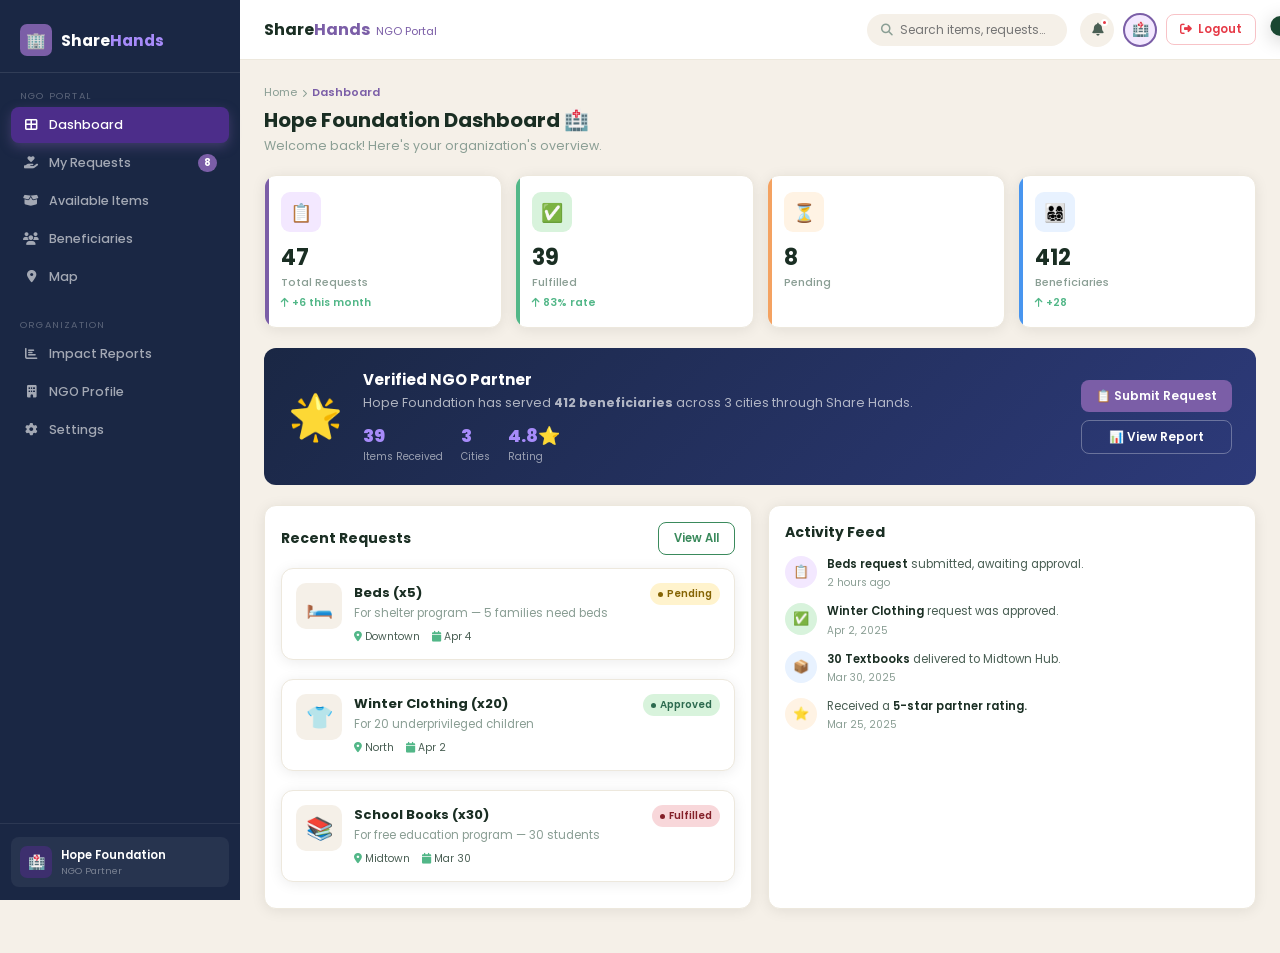
<file: dashboard-ngo.html>
<!DOCTYPE html>
<html lang="en">
<head>
  <meta charset="UTF-8"/>
  <meta name="viewport" content="width=device-width, initial-scale=1.0"/>
  <title>Share Hands – NGO Dashboard</title>
  <link rel="stylesheet" href="style.css"/>
  <link href="https://cdnjs.cloudflare.com/ajax/libs/font-awesome/6.5.0/css/all.min.css" rel="stylesheet"/>
  <style>
    /* NGO-specific purple accent overrides */
    .sidebar { background: #1a2744; }
    .nav-item.active { background: #4c2d8a; box-shadow: 0 4px 12px rgba(123,94,167,.4); }
    .breadcrumb .current { color: #7b5ea7; }
    .topbar-title span { color: #7b5ea7; }
    .btn-primary { background: var(--purple); }
    .btn-primary:hover { background: #6b4d9a; }
    .settings-nav-item.active { background: #f3e8ff; color: #6d28d9; }
    .toggle input:checked + .toggle-track { background: var(--purple); }
    .filter-btn:hover, .filter-btn.active { background: var(--purple); border-color: var(--purple); }
  </style>
</head>
<body>
<div class="dashboard-wrap">

  <!-- ── SIDEBAR ── -->
  <aside class="sidebar">
    <div class="sidebar-logo" style="border-bottom-color:rgba(255,255,255,.1)">
      <div class="logo-icon" style="background:#7b5ea7">🏢</div>
      <h1 style="color:#fff">Share<span style="color:#a78bfa">Hands</span></h1>
    </div>
    <div class="sidebar-section">
      <div class="sidebar-section-label">NGO Portal</div>
      <div class="nav-item active" onclick="showPage('ngo','dashboard',this)"><i class="fas fa-th-large"></i>Dashboard</div>
      <div class="nav-item" onclick="showPage('ngo','requests',this)"><i class="fas fa-hand-holding-heart"></i>My Requests<span class="badge" style="background:#7b5ea7">8</span></div>
      <div class="nav-item" onclick="showPage('ngo','available',this)"><i class="fas fa-box-open"></i>Available Items</div>
      <div class="nav-item" onclick="showPage('ngo','beneficiaries',this)"><i class="fas fa-users"></i>Beneficiaries</div>
      <div class="nav-item" onclick="showPage('ngo','map',this)"><i class="fas fa-map-marker-alt"></i>Map</div>
    </div>
    <div class="sidebar-section">
      <div class="sidebar-section-label">Organization</div>
      <div class="nav-item" onclick="showPage('ngo','reports',this)"><i class="fas fa-chart-bar"></i>Impact Reports</div>
      <div class="nav-item" onclick="showPage('ngo','profile',this)"><i class="fas fa-building"></i>NGO Profile</div>
      <div class="nav-item" onclick="showPage('ngo','settings',this)"><i class="fas fa-cog"></i>Settings</div>
    </div>
    <div class="sidebar-footer">
      <div class="admin-card" style="background:rgba(255,255,255,.06)">
        <div class="admin-avatar" style="background:#3d2f6e;color:#a78bfa">🏥</div>
        <div class="admin-info"><h4 style="color:#fff">Hope Foundation</h4><p style="color:rgba(255,255,255,.38)">NGO Partner</p></div>
      </div>
    </div>
  </aside>

  <!-- ── MAIN ── -->
  <main class="main">
    <div class="topbar">
      <div class="topbar-title">Share<span style="color:#7b5ea7">Hands</span><span class="topbar-badge">NGO Portal</span></div>
      <div class="topbar-search"><i class="fas fa-search"></i><input type="text" placeholder="Search items, requests…"/></div>
      <div class="topbar-actions">
        <button class="icon-btn" onclick="notify('2 new notifications')"><i class="fas fa-bell"></i><div class="dot"></div></button>
        <div class="topbar-avatar" style="background:#f3e8ff;border-color:#7b5ea7">🏥</div>
        <button class="logout-btn" onclick="doLogout()"><i class="fas fa-sign-out-alt"></i>Logout</button>
      </div>
    </div>

    <!-- ════ DASHBOARD ════ -->
    <div class="page active" id="ngo-page-dashboard">
      <div class="page-header">
        <div class="breadcrumb"><span>Home</span><i class="fas fa-chevron-right" style="font-size:8px"></i><span class="current" style="color:#7b5ea7">Dashboard</span></div>
        <h2>Hope Foundation Dashboard 🏥</h2>
        <p>Welcome back! Here's your organization's overview.</p>
      </div>
      <div class="stats-grid">
        <div class="stat-card purple"><div class="stat-icon purple">📋</div><div class="stat-value">47</div><div class="stat-label">Total Requests</div><div class="stat-change up"><i class="fas fa-arrow-up"></i>+6 this month</div></div>
        <div class="stat-card"><div class="stat-icon green">✅</div><div class="stat-value">39</div><div class="stat-label">Fulfilled</div><div class="stat-change up"><i class="fas fa-arrow-up"></i>83% rate</div></div>
        <div class="stat-card orange"><div class="stat-icon orange">⏳</div><div class="stat-value">8</div><div class="stat-label">Pending</div></div>
        <div class="stat-card blue"><div class="stat-icon blue">👨‍👩‍👧‍👦</div><div class="stat-value">412</div><div class="stat-label">Beneficiaries</div><div class="stat-change up"><i class="fas fa-arrow-up"></i>+28</div></div>
      </div>

      <!-- Impact banner -->
      <div style="background:linear-gradient(135deg,#1a2744,#2d3a7a);border-radius:var(--radius);padding:20px 24px;margin-bottom:20px;display:flex;align-items:center;gap:20px;color:white">
        <div style="font-size:44px">🌟</div>
        <div style="flex:1">
          <div style="font-size:15px;font-weight:700;margin-bottom:3px">Verified NGO Partner</div>
          <div style="font-size:12.5px;opacity:.65">Hope Foundation has served <strong style="opacity:1">412 beneficiaries</strong> across 3 cities through Share Hands.</div>
          <div style="display:flex;gap:18px;margin-top:10px">
            <div><div style="font-size:18px;font-weight:800;color:#a78bfa">39</div><div style="font-size:10px;opacity:.55">Items Received</div></div>
            <div><div style="font-size:18px;font-weight:800;color:#a78bfa">3</div><div style="font-size:10px;opacity:.55">Cities</div></div>
            <div><div style="font-size:18px;font-weight:800;color:#a78bfa">4.8⭐</div><div style="font-size:10px;opacity:.55">Rating</div></div>
          </div>
        </div>
        <div style="display:flex;flex-direction:column;gap:8px">
          <button class="btn" style="background:#7b5ea7;color:#fff;font-size:12px" onclick="showPage('ngo','requests',null)">📋 Submit Request</button>
          <button class="btn btn-outline" style="color:#fff;border-color:rgba(255,255,255,.3);font-size:12px" onclick="showPage('ngo','reports',null)">📊 View Report</button>
        </div>
      </div>

      <div class="two-col">
        <div class="card">
          <div class="section-header"><div class="section-title">Recent Requests</div><button class="btn btn-outline" onclick="showPage('ngo','requests',null)">View All</button></div>
          <div style="display:flex;flex-direction:column;gap:9px">
            <div class="ngo-request-card"><div class="ngo-req-icon">🛏️</div><div class="ngo-req-info"><div class="ngo-req-name">Beds (x5)</div><div class="ngo-req-desc">For shelter program — 5 families need beds</div><div class="ngo-req-meta"><span><i class="fas fa-map-marker-alt"></i>Downtown</span><span><i class="fas fa-calendar"></i>Apr 4</span></div></div><span class="badge-status pending" style="flex-shrink:0">Pending</span></div>
            <div class="ngo-request-card"><div class="ngo-req-icon">👕</div><div class="ngo-req-info"><div class="ngo-req-name">Winter Clothing (x20)</div><div class="ngo-req-desc">For 20 underprivileged children</div><div class="ngo-req-meta"><span><i class="fas fa-map-marker-alt"></i>North</span><span><i class="fas fa-calendar"></i>Apr 2</span></div></div><span class="badge-status approved" style="flex-shrink:0">Approved</span></div>
            <div class="ngo-request-card"><div class="ngo-req-icon">📚</div><div class="ngo-req-info"><div class="ngo-req-name">School Books (x30)</div><div class="ngo-req-desc">For free education program — 30 students</div><div class="ngo-req-meta"><span><i class="fas fa-map-marker-alt"></i>Midtown</span><span><i class="fas fa-calendar"></i>Mar 30</span></div></div><span class="badge-status taken" style="flex-shrink:0">Fulfilled</span></div>
          </div>
        </div>
        <div class="card">
          <div class="section-header"><div class="section-title">Activity Feed</div></div>
          <div class="activity-list">
            <div class="activity-item"><div class="activity-icon purple">📋</div><div><div class="activity-text"><strong>Beds request</strong> submitted, awaiting approval.</div><div class="activity-time">2 hours ago</div></div></div>
            <div class="activity-item"><div class="activity-icon green">✅</div><div><div class="activity-text"><strong>Winter Clothing</strong> request was approved.</div><div class="activity-time">Apr 2, 2025</div></div></div>
            <div class="activity-item"><div class="activity-icon blue">📦</div><div><div class="activity-text"><strong>30 Textbooks</strong> delivered to Midtown Hub.</div><div class="activity-time">Mar 30, 2025</div></div></div>
            <div class="activity-item"><div class="activity-icon orange">⭐</div><div><div class="activity-text">Received a <strong>5-star partner rating.</strong></div><div class="activity-time">Mar 25, 2025</div></div></div>
          </div>
        </div>
      </div>
    </div>

    <!-- ════ REQUESTS ════ -->
    <div class="page" id="ngo-page-requests">
      <div class="page-header"><div class="breadcrumb"><span>Home</span><i class="fas fa-chevron-right" style="font-size:8px"></i><span class="current" style="color:#7b5ea7">Requests</span></div><h2>Donation Requests</h2><p>Submit and track item requests for your organization.</p></div>

      <!-- Submit New Request -->
      <div class="card" style="margin-bottom:16px">
        <div class="section-title" style="margin-bottom:14px">➕ Submit New Request</div>
        <div class="category-grid">
          <div class="cat-option selected" onclick="selectCat(this)"><div class="cat-icon">👕</div><div class="cat-label">Clothing</div></div>
          <div class="cat-option" onclick="selectCat(this)"><div class="cat-icon">📚</div><div class="cat-label">Books</div></div>
          <div class="cat-option" onclick="selectCat(this)"><div class="cat-icon">🛏️</div><div class="cat-label">Furniture</div></div>
          <div class="cat-option" onclick="selectCat(this)"><div class="cat-icon">💊</div><div class="cat-label">Medical</div></div>
          <div class="cat-option" onclick="selectCat(this)"><div class="cat-icon">🍱</div><div class="cat-label">Food</div></div>
          <div class="cat-option" onclick="selectCat(this)"><div class="cat-icon">💻</div><div class="cat-label">Electronics</div></div>
          <div class="cat-option" onclick="selectCat(this)"><div class="cat-icon">🧒</div><div class="cat-label">Children</div></div>
          <div class="cat-option" onclick="selectCat(this)"><div class="cat-icon">📦</div><div class="cat-label">Other</div></div>
        </div>
        <div class="form-row">
          <div class="form-group-s"><label class="form-label-s">Item Name</label><input class="form-input-s" placeholder="e.g. Winter Coats, School Books…"/></div>
          <div class="form-group-s"><label class="form-label-s">Quantity Needed</label><input class="form-input-s" type="number" value="1" min="1"/></div>
        </div>
        <div class="form-group-s"><label class="form-label-s">Purpose / Reason</label><textarea class="form-input-s" rows="2" placeholder="Explain why your organization needs this…" style="resize:vertical"></textarea></div>
        <div class="form-row">
          <div class="form-group-s"><label class="form-label-s">Urgency</label><select class="form-input-s" style="cursor:pointer"><option>High Priority</option><option>Medium Priority</option><option>Low Priority</option></select></div>
          <div class="form-group-s"><label class="form-label-s">Delivery Location</label><input class="form-input-s" placeholder="Pickup center or address…"/></div>
        </div>
        <div style="display:flex;gap:9px;margin-top:4px">
          <button class="btn btn-primary" onclick="notify('📋 Request submitted! Awaiting admin approval.')">Submit Request</button>
          <button class="btn btn-outline" onclick="notify('Draft saved')">Save Draft</button>
        </div>
      </div>

      <!-- Existing Requests Table -->
      <div class="card">
        <div class="section-header"><div class="section-title">All Requests</div></div>
        <div class="table-wrap"><table><thead><tr><th>Item</th><th>Qty</th><th>Purpose</th><th>Priority</th><th>Status</th><th>Date</th><th>Actions</th></tr></thead><tbody>
          <tr><td><div class="item-cell"><div class="item-img">🛏️</div><div><div class="item-name">Beds</div><div class="item-cat">Furniture</div></div></div></td><td>5</td><td style="font-size:11px;color:var(--text-light)">Shelter families</td><td><span class="priority high">High</span></td><td><span class="badge-status pending">Pending</span></td><td style="color:var(--text-light);font-size:11px">Apr 4</td><td><div class="action-btns"><button class="action-btn view" onclick="notify('Viewing')"><i class="fas fa-eye"></i></button><button class="action-btn edit" onclick="notify('Editing')"><i class="fas fa-pen"></i></button></div></td></tr>
          <tr><td><div class="item-cell"><div class="item-img">👕</div><div><div class="item-name">Winter Clothing</div><div class="item-cat">Clothing</div></div></div></td><td>20</td><td style="font-size:11px;color:var(--text-light)">Children drive</td><td><span class="priority medium">Med</span></td><td><span class="badge-status approved">Approved</span></td><td style="color:var(--text-light);font-size:11px">Apr 2</td><td><div class="action-btns"><button class="action-btn view" onclick="notify('Viewing')"><i class="fas fa-eye"></i></button></div></td></tr>
          <tr><td><div class="item-cell"><div class="item-img">📚</div><div><div class="item-name">School Books</div><div class="item-cat">Books</div></div></div></td><td>30</td><td style="font-size:11px;color:var(--text-light)">Free education</td><td><span class="priority low">Low</span></td><td><span class="badge-status taken">Fulfilled</span></td><td style="color:var(--text-light);font-size:11px">Mar 30</td><td><div class="action-btns"><button class="action-btn view" onclick="notify('Viewing')"><i class="fas fa-eye"></i></button></div></td></tr>
        </tbody></table></div>
      </div>
    </div>

    <!-- ════ AVAILABLE ITEMS ════ -->
    <div class="page" id="ngo-page-available">
      <div class="page-header"><div class="breadcrumb"><span>Home</span><i class="fas fa-chevron-right" style="font-size:8px"></i><span class="current" style="color:#7b5ea7">Available Items</span></div><h2>Available Donations</h2><p>Browse items available for your organization to request.</p></div>
      <div class="filter-bar">
        <button class="filter-btn active" onclick="setFilter(this)">All</button>
        <button class="filter-btn" onclick="setFilter(this)">👕 Clothing</button>
        <button class="filter-btn" onclick="setFilter(this)">📚 Books</button>
        <button class="filter-btn" onclick="setFilter(this)">🛏️ Furniture</button>
        <button class="filter-btn" onclick="setFilter(this)">💻 Electronics</button>
        <div class="search-bar"><i class="fas fa-search"></i><input type="text" placeholder="Search…"/></div>
      </div>
      <div style="display:grid;grid-template-columns:repeat(3,1fr);gap:13px" id="ngoBrowseGrid"></div>
    </div>

    <!-- ════ BENEFICIARIES ════ -->
    <div class="page" id="ngo-page-beneficiaries">
      <div class="page-header"><div class="breadcrumb"><span>Home</span><i class="fas fa-chevron-right" style="font-size:8px"></i><span class="current" style="color:#7b5ea7">Beneficiaries</span></div><h2>Beneficiaries</h2><p>People your organization has helped through Share Hands.</p></div>
      <div class="stats-grid col3">
        <div class="stat-card purple"><div class="stat-icon purple">👨‍👩‍👧‍👦</div><div class="stat-value">412</div><div class="stat-label">Total Served</div></div>
        <div class="stat-card"><div class="stat-icon green">📦</div><div class="stat-value">39</div><div class="stat-label">Items Distributed</div></div>
        <div class="stat-card blue"><div class="stat-icon blue">🌍</div><div class="stat-value">3</div><div class="stat-label">Cities</div></div>
      </div>
      <div class="card">
        <div class="section-header"><div class="section-title">Beneficiary Records</div><button class="btn btn-primary" onclick="notify('Add beneficiary')"><i class="fas fa-plus"></i> Add</button></div>
        <div class="table-wrap"><table><thead><tr><th>Beneficiary</th><th>Items Received</th><th>City</th><th>Date Helped</th><th>Category</th></tr></thead><tbody>
          <tr><td><div class="item-cell"><div class="item-img">👦</div><div><div class="item-name">Family #001</div><div class="item-cat">4 members</div></div></div></td><td>Jacket, Books (x3)</td><td>Downtown</td><td style="color:var(--text-light);font-size:11px">Apr 2</td><td><span style="background:#f3e8ff;color:#6d28d9;padding:2px 8px;border-radius:20px;font-size:10px;font-weight:600">Clothing</span></td></tr>
          <tr><td><div class="item-cell"><div class="item-img">👩</div><div><div class="item-name">Family #002</div><div class="item-cat">2 members</div></div></div></td><td>Bed Frame, Chair</td><td>Midtown</td><td style="color:var(--text-light);font-size:11px">Mar 30</td><td><span style="background:#fff3e4;color:#c87941;padding:2px 8px;border-radius:20px;font-size:10px;font-weight:600">Furniture</span></td></tr>
          <tr><td><div class="item-cell"><div class="item-img">🧑</div><div><div class="item-name">Student #012</div><div class="item-cat">Individual</div></div></div></td><td>School Books (x5)</td><td>North</td><td style="color:var(--text-light);font-size:11px">Mar 28</td><td><span style="background:#dbeafe;color:#1d4ed8;padding:2px 8px;border-radius:20px;font-size:10px;font-weight:600">Education</span></td></tr>
        </tbody></table></div>
      </div>
    </div>

    <!-- ════ MAP ════ -->
    <div class="page" id="ngo-page-map">
      <div class="page-header"><div class="breadcrumb"><span>Home</span><i class="fas fa-chevron-right" style="font-size:8px"></i><span class="current" style="color:#7b5ea7">Map</span></div><h2>Donation Locations</h2></div>
      <div class="map-placeholder"><div class="map-grid"></div><div class="map-pins">
        <div class="map-pin" style="top:30%;left:25%" onclick="notify('📍 Downtown – 3 items')"><i class="fas fa-map-marker-alt"></i><div class="map-pin-label">Downtown (3)</div></div>
        <div class="map-pin" style="top:50%;left:55%" onclick="notify('📍 Midtown – 7 items')"><i class="fas fa-map-marker-alt"></i><div class="map-pin-label">Midtown (7)</div></div>
        <div class="map-pin" style="top:65%;left:38%" onclick="notify('📍 Hope Foundation HQ')"><i class="fas fa-map-marker-alt" style="color:#7b5ea7"></i><div class="map-pin-label">Our HQ 🏥</div></div>
      </div></div>
    </div>

    <!-- ════ REPORTS ════ -->
    <div class="page" id="ngo-page-reports">
      <div class="page-header"><div class="breadcrumb"><span>Home</span><i class="fas fa-chevron-right" style="font-size:8px"></i><span class="current" style="color:#7b5ea7">Reports</span></div><h2>Impact Reports</h2></div>
      <div class="impact-card">
        <h3>🌟 Hope Foundation – Impact Summary</h3>
        <p>Cumulative impact since joining Share Hands in January 2024</p>
        <div class="impact-nums">
          <div><div class="imp-val">412</div><div class="imp-lbl">Beneficiaries</div></div>
          <div><div class="imp-val">39</div><div class="imp-lbl">Items Received</div></div>
          <div><div class="imp-val">3</div><div class="imp-lbl">Cities</div></div>
          <div><div class="imp-val">4.8⭐</div><div class="imp-lbl">Rating</div></div>
        </div>
      </div>
      <div class="two-col">
        <div class="card">
          <div class="section-title" style="margin-bottom:12px">Monthly Requests</div>
          <div class="chart-container" id="ngoChart"></div>
          <div class="chart-legend">
            <div class="legend-item"><div class="legend-dot" style="background:var(--purple)"></div>Requests</div>
            <div class="legend-item"><div class="legend-dot" style="background:var(--green-light)"></div>Fulfilled</div>
          </div>
        </div>
        <div class="card">
          <div class="section-title" style="margin-bottom:12px">Items by Category</div>
          <div style="display:flex;flex-direction:column;gap:11px;margin-top:6px">
            <div><div style="display:flex;justify-content:space-between;font-size:11.5px;margin-bottom:4px"><span>Clothing</span><strong>45%</strong></div><div class="progress-bar-wrap"><div class="progress-bar" style="width:45%;background:var(--purple)"></div></div></div>
            <div><div style="display:flex;justify-content:space-between;font-size:11.5px;margin-bottom:4px"><span>Books</span><strong>30%</strong></div><div class="progress-bar-wrap"><div class="progress-bar" style="width:30%;background:var(--blue)"></div></div></div>
            <div><div style="display:flex;justify-content:space-between;font-size:11.5px;margin-bottom:4px"><span>Furniture</span><strong>15%</strong></div><div class="progress-bar-wrap"><div class="progress-bar" style="width:15%;background:var(--orange)"></div></div></div>
            <div><div style="display:flex;justify-content:space-between;font-size:11.5px;margin-bottom:4px"><span>Electronics</span><strong>10%</strong></div><div class="progress-bar-wrap"><div class="progress-bar" style="width:10%;background:var(--red)"></div></div></div>
          </div>
        </div>
      </div>
    </div>

    <!-- ════ PROFILE ════ -->
    <div class="page" id="ngo-page-profile">
      <div class="page-header"><div class="breadcrumb"><span>Home</span><i class="fas fa-chevron-right" style="font-size:8px"></i><span class="current" style="color:#7b5ea7">Profile</span></div><h2>NGO Profile</h2></div>
      <div style="background:linear-gradient(135deg,#1a2744,#2d3a7a);border-radius:var(--radius);padding:22px 24px;margin-bottom:16px;display:flex;align-items:center;gap:16px">
        <div style="width:68px;height:68px;border-radius:16px;background:rgba(123,94,167,.4);display:flex;align-items:center;justify-content:center;font-size:32px">🏥</div>
        <div>
          <div style="color:#fff;font-size:18px;font-weight:800">Hope Foundation</div>
          <div style="color:rgba(255,255,255,.5);font-size:12px">Healthcare &amp; Relief NGO · Verified Partner</div>
          <div style="display:flex;gap:8px;margin-top:8px">
            <span style="background:rgba(123,94,167,.3);color:#a78bfa;padding:3px 10px;border-radius:20px;font-size:10.5px;font-weight:600">✅ Verified</span>
            <span style="background:rgba(82,183,136,.2);color:#52b788;padding:3px 10px;border-radius:20px;font-size:10.5px;font-weight:600">🌍 3 Cities</span>
          </div>
        </div>
      </div>
      <div class="card">
        <div class="section-title" style="margin-bottom:14px">Organization Details</div>
        <div class="form-row">
          <div class="form-group-s"><label class="form-label-s">Organization Name</label><input class="form-input-s" value="Hope Foundation"/></div>
          <div class="form-group-s"><label class="form-label-s">Registration No.</label><input class="form-input-s" value="NGO-2024-001"/></div>
        </div>
        <div class="form-row">
          <div class="form-group-s"><label class="form-label-s">Contact Person</label><input class="form-input-s" value="Dr. Karim Mansour"/></div>
          <div class="form-group-s"><label class="form-label-s">Email</label><input class="form-input-s" value="ngo@sharehands.org"/></div>
        </div>
        <div class="form-group-s"><label class="form-label-s">Mission Statement</label><textarea class="form-input-s" rows="2" style="resize:vertical">Providing healthcare, shelter, and essentials to underprivileged families across 3 cities.</textarea></div>
        <button class="btn btn-primary" onclick="notify('✅ Profile updated!')">Save Changes</button>
      </div>
    </div>

    <!-- ════ SETTINGS ════ -->
    <div class="page" id="ngo-page-settings">
      <div class="page-header"><div class="breadcrumb"><span>Home</span><i class="fas fa-chevron-right" style="font-size:8px"></i><span class="current" style="color:#7b5ea7">Settings</span></div><h2>Settings</h2></div>
      <div class="settings-grid">
        <div class="card settings-nav">
          <div class="settings-nav-item active" onclick="setSettingsTab(this,'profile')">🏢 Organization</div>
          <div class="settings-nav-item" onclick="setSettingsTab(this,'notifications')">🔔 Notifications</div>
          <div class="settings-nav-item" onclick="setSettingsTab(this,'security')">🔒 Security</div>
        </div>
        <div>
          <div class="card" id="settings-profile">
            <div class="section-title" style="margin-bottom:14px">Organization</div>
            <div class="form-group-s"><label class="form-label-s">Name</label><input class="form-input-s" value="Hope Foundation"/></div>
            <div class="form-group-s"><label class="form-label-s">Email</label><input class="form-input-s" value="ngo@sharehands.org"/></div>
            <button class="btn btn-primary" style="margin-top:4px" onclick="notify('✅ Saved!')">Save</button>
          </div>
          <div class="card" id="settings-notifications" style="display:none">
            <div class="section-title" style="margin-bottom:14px">Notifications</div>
            <div class="toggle-row"><div class="toggle-info"><h4>Request Updates</h4><p>Notify when status changes</p></div><label class="toggle"><input type="checkbox" checked/><div class="toggle-track"></div><div class="toggle-thumb"></div></label></div>
            <div class="toggle-row"><div class="toggle-info"><h4>New Donations</h4><p>Alert on available items</p></div><label class="toggle"><input type="checkbox" checked/><div class="toggle-track"></div><div class="toggle-thumb"></div></label></div>
            <button class="btn btn-primary" style="margin-top:14px" onclick="notify('✅ Saved!')">Save</button>
          </div>
          <div class="card" id="settings-security" style="display:none">
            <div class="section-title" style="margin-bottom:14px">Security</div>
            <div class="form-group-s"><label class="form-label-s">Current Password</label><input class="form-input-s" type="password" placeholder="Current password"/></div>
            <div class="form-group-s"><label class="form-label-s">New Password</label><input class="form-input-s" type="password" placeholder="New password"/></div>
            <button class="btn btn-primary" onclick="notify('✅ Updated!')">Update</button>
          </div>
        </div>
      </div>
    </div>

  </main>
</div>

<!-- Toast -->
<div class="notif-bar" id="notif"></div>

<script src="app.js"></script>
<script>
  const NGO_REQ = [12,18,14,22,16,28,20];
  const NGO_FUL = [10,15,12,20,14,25,18];

  document.addEventListener('DOMContentLoaded', () => {
    buildBrowseGrid('ngoBrowseGrid', 'btn-primary', 'Request for NGO');
    buildBarChart('ngoChart', NGO_REQ, NGO_FUL, 'purple', 'green');
  });
</script>
</body>
</html>
</file>
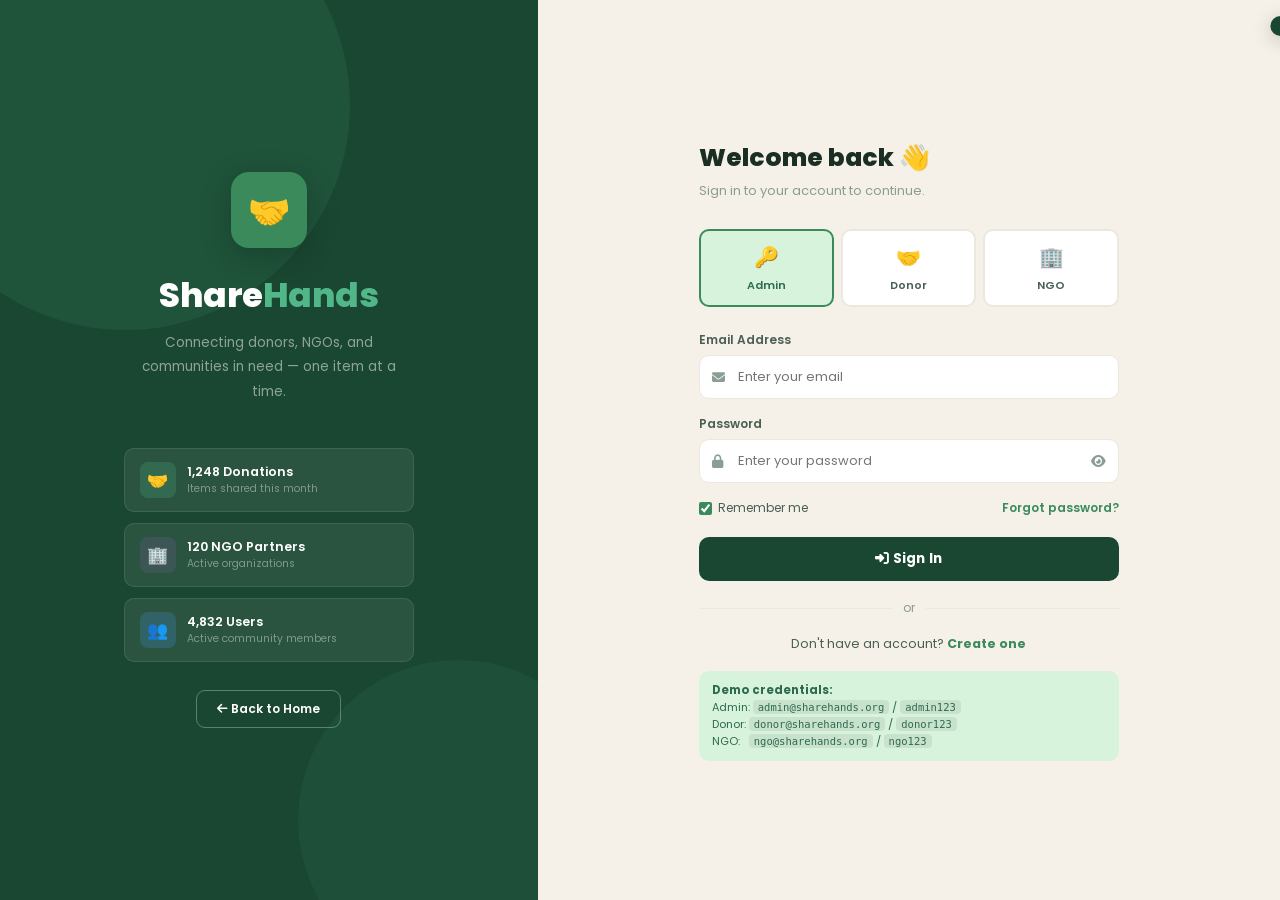
<file: login.html>
<!DOCTYPE html>
<html lang="en">
<head>
  <meta charset="UTF-8"/>
  <meta name="viewport" content="width=device-width, initial-scale=1.0"/>
  <title>Share Hands – Login</title>
  <link rel="stylesheet" href="style.css"/>
  <link href="https://cdnjs.cloudflare.com/ajax/libs/font-awesome/6.5.0/css/all.min.css" rel="stylesheet"/>
</head>
<body>
<div class="auth-wrap">

  <!-- Left Brand Panel -->
  <div class="auth-brand">
    <div class="brand-logo">🤝</div>
    <div class="brand-title">Share<span>Hands</span></div>
    <p class="brand-sub">Connecting donors, NGOs, and communities in need — one item at a time.</p>
    <div class="brand-cards">
      <div class="brand-card">
        <div class="brand-card-icon g">🤝</div>
        <div class="brand-card-text"><h4>1,248 Donations</h4><p>Items shared this month</p></div>
      </div>
      <div class="brand-card">
        <div class="brand-card-icon p">🏢</div>
        <div class="brand-card-text"><h4>120 NGO Partners</h4><p>Active organizations</p></div>
      </div>
      <div class="brand-card">
        <div class="brand-card-icon b">👥</div>
        <div class="brand-card-text"><h4>4,832 Users</h4><p>Active community members</p></div>
      </div>
    </div>
    <div style="margin-top:28px;position:relative;z-index:1">
      <button class="btn-ghost" onclick="window.location.href='index.html'" style="font-size:12px">
        <i class="fas fa-arrow-left"></i> Back to Home
      </button>
    </div>
  </div>

  <!-- Right Form Panel -->
  <div class="auth-form-panel">
    <div class="auth-box" id="loginBox">
      <h2>Welcome back 👋</h2>
      <p class="auth-sub">Sign in to your account to continue.</p>

      <!-- Role Tabs -->
      <div class="role-tabs">
        <div class="role-tab active" id="tab-admin" onclick="selectRole('admin')">
          <div class="role-tab-icon">🔑</div>
          <div class="role-tab-label">Admin</div>
        </div>
        <div class="role-tab" id="tab-donor" onclick="selectRole('donor')">
          <div class="role-tab-icon">🤝</div>
          <div class="role-tab-label">Donor</div>
        </div>
        <div class="role-tab" id="tab-ngo" onclick="selectRole('ngo')">
          <div class="role-tab-icon">🏢</div>
          <div class="role-tab-label">NGO</div>
        </div>
      </div>

      <!-- Email -->
      <div class="form-group">
        <label class="form-label">Email Address</label>
        <div class="input-wrap">
          <i class="fas fa-envelope fi"></i>
          <input class="form-input" id="login-email" type="email" placeholder="Enter your email"/>
        </div>
      </div>

      <!-- Password -->
      <div class="form-group">
        <label class="form-label">Password</label>
        <div class="input-wrap">
          <i class="fas fa-lock fi"></i>
          <input class="form-input" id="login-pwd" type="password" placeholder="Enter your password"/>
          <button class="pwd-toggle" onclick="togglePwd('login-pwd',this)" type="button">
            <i class="fas fa-eye"></i>
          </button>
        </div>
      </div>

      <div class="form-row-between">
        <label class="remember"><input type="checkbox" checked/> Remember me</label>
        <a class="forgot" onclick="notify('Reset link sent to your email!')">Forgot password?</a>
      </div>

      <button class="btn-login" id="loginBtn" onclick="doLogin()">
        <i class="fas fa-sign-in-alt"></i> Sign In
      </button>

      <div class="divider">or</div>

      <div class="register-link">
        Don't have an account? <a href="register.html">Create one</a>
      </div>

      <div class="demo-hint">
        <strong>Demo credentials:</strong><br/>
        Admin: <code>admin@sharehands.org</code> / <code>admin123</code><br/>
        Donor: <code>donor@sharehands.org</code> / <code>donor123</code><br/>
        NGO:&nbsp;&nbsp; <code>ngo@sharehands.org</code> / <code>ngo123</code>
      </div>
    </div>
  </div>
</div>

<!-- Toast -->
<div class="notif-bar" id="notif"></div>

<script src="app.js"></script>
<script>
  /* ── Role Selection ── */
  let selectedRole = 'admin';
  const CREDS = {
    admin: { email: 'admin@sharehands.org', pwd: 'admin123', dest: 'dashboard-admin.html' },
    donor: { email: 'donor@sharehands.org', pwd: 'donor123', dest: 'dashboard-donor.html' },
    ngo:   { email: 'ngo@sharehands.org',   pwd: 'ngo123',   dest: 'dashboard-ngo.html'   }
  };

  function selectRole(role) {
    selectedRole = role;
    ['admin', 'donor', 'ngo'].forEach(r => {
      const t = document.getElementById('tab-' + r);
      if (t) t.classList.toggle('active', r === role);
    });
  }

  function doLogin() {
    const email = document.getElementById('login-email').value.trim();
    const pwd   = document.getElementById('login-pwd').value.trim();
    const cred  = CREDS[selectedRole];

    if (email === cred.email && pwd === cred.pwd) {
      notify('✅ Welcome! Redirecting…');
      setTimeout(() => { window.location.href = cred.dest; }, 800);
    } else {
      const box = document.getElementById('loginBox');
      box.classList.remove('shake');
      void box.offsetWidth;
      box.classList.add('shake');
      notify('❌ Incorrect email or password');
    }
  }

  /* Enter key triggers login */
  document.addEventListener('keydown', e => {
    if (e.key === 'Enter') doLogin();
  });
</script>
</body>
</html>
</file>
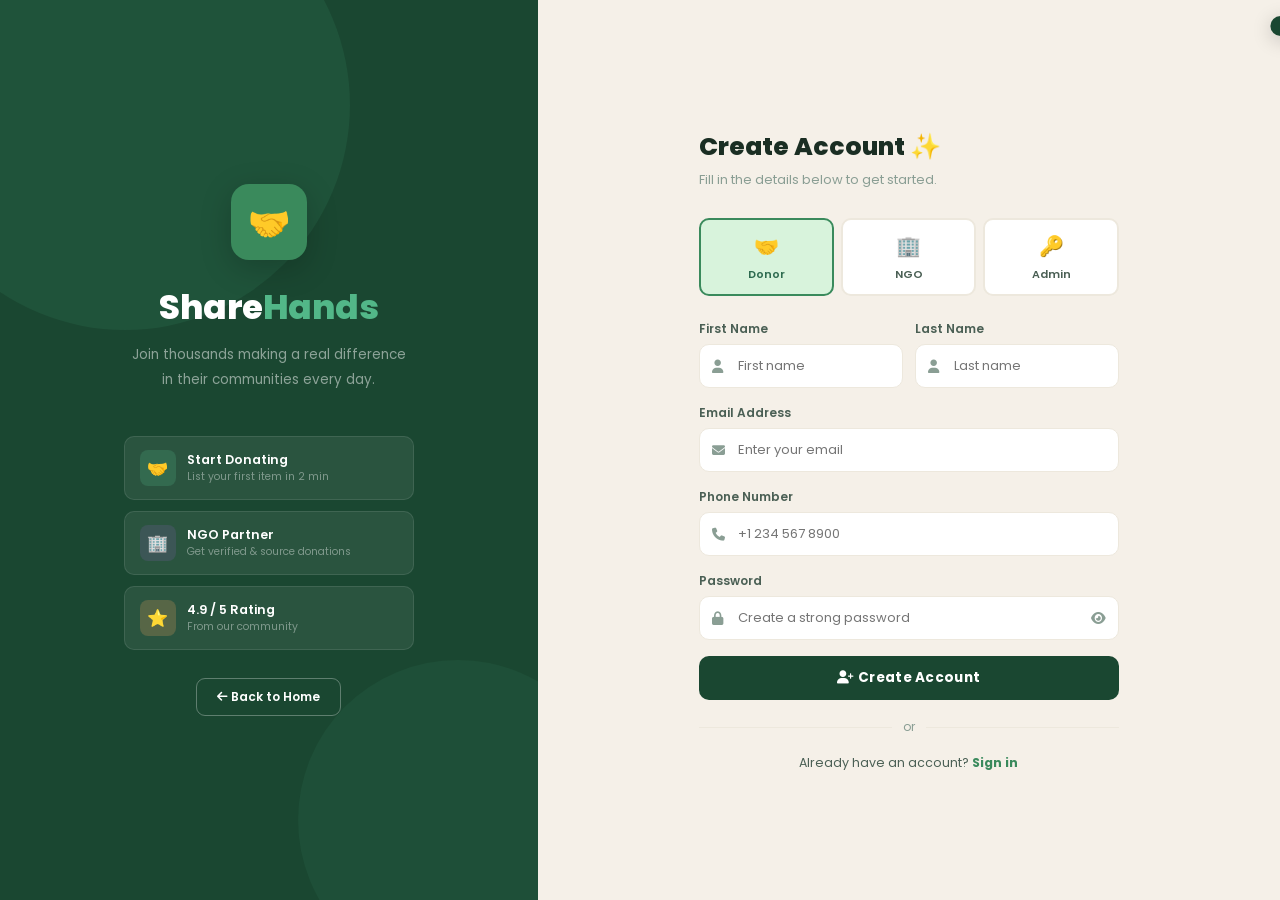
<file: register.html>
<!DOCTYPE html>
<html lang="en">
<head>
  <meta charset="UTF-8"/>
  <meta name="viewport" content="width=device-width, initial-scale=1.0"/>
  <title>Share Hands – Register</title>
  <link rel="stylesheet" href="style.css"/>
  <link href="https://cdnjs.cloudflare.com/ajax/libs/font-awesome/6.5.0/css/all.min.css" rel="stylesheet"/>
</head>
<body>
<div class="auth-wrap">

  <!-- Left Brand Panel -->
  <div class="auth-brand">
    <div class="brand-logo">🤝</div>
    <div class="brand-title">Share<span>Hands</span></div>
    <p class="brand-sub">Join thousands making a real difference in their communities every day.</p>
    <div class="brand-cards">
      <div class="brand-card">
        <div class="brand-card-icon g">🤝</div>
        <div class="brand-card-text"><h4>Start Donating</h4><p>List your first item in 2 min</p></div>
      </div>
      <div class="brand-card">
        <div class="brand-card-icon p">🏢</div>
        <div class="brand-card-text"><h4>NGO Partner</h4><p>Get verified &amp; source donations</p></div>
      </div>
      <div class="brand-card">
        <div class="brand-card-icon o">⭐</div>
        <div class="brand-card-text"><h4>4.9 / 5 Rating</h4><p>From our community</p></div>
      </div>
    </div>
    <div style="margin-top:28px;position:relative;z-index:1">
      <button class="btn-ghost" onclick="window.location.href='index.html'" style="font-size:12px">
        <i class="fas fa-arrow-left"></i> Back to Home
      </button>
    </div>
  </div>

  <!-- Right Form Panel -->
  <div class="auth-form-panel">
    <div class="auth-box">
      <h2>Create Account ✨</h2>
      <p class="auth-sub">Fill in the details below to get started.</p>

      <!-- Role Tabs -->
      <div class="role-tabs">
        <div class="role-tab active" id="reg-tab-donor" onclick="selectRegRole('donor')">
          <div class="role-tab-icon">🤝</div>
          <div class="role-tab-label">Donor</div>
        </div>
        <div class="role-tab" id="reg-tab-ngo" onclick="selectRegRole('ngo')">
          <div class="role-tab-icon">🏢</div>
          <div class="role-tab-label">NGO</div>
        </div>
        <div class="role-tab" id="reg-tab-admin" onclick="selectRegRole('admin')">
          <div class="role-tab-icon">🔑</div>
          <div class="role-tab-label">Admin</div>
        </div>
      </div>

      <div class="form-row" style="margin-bottom:0">
        <div class="form-group">
          <label class="form-label">First Name</label>
          <div class="input-wrap">
            <i class="fas fa-user fi"></i>
            <input class="form-input" type="text" placeholder="First name"/>
          </div>
        </div>
        <div class="form-group">
          <label class="form-label">Last Name</label>
          <div class="input-wrap">
            <i class="fas fa-user fi"></i>
            <input class="form-input" type="text" placeholder="Last name"/>
          </div>
        </div>
      </div>

      <!-- NGO only: Organization Name -->
      <div class="form-group" id="reg-org-field" style="display:none">
        <label class="form-label">Organization Name</label>
        <div class="input-wrap">
          <i class="fas fa-building fi"></i>
          <input class="form-input" type="text" placeholder="Your NGO / Organization name"/>
        </div>
      </div>

      <div class="form-group">
        <label class="form-label">Email Address</label>
        <div class="input-wrap">
          <i class="fas fa-envelope fi"></i>
          <input class="form-input" type="email" placeholder="Enter your email"/>
        </div>
      </div>

      <div class="form-group">
        <label class="form-label">Phone Number</label>
        <div class="input-wrap">
          <i class="fas fa-phone fi"></i>
          <input class="form-input" type="tel" placeholder="+1 234 567 8900"/>
        </div>
      </div>

      <div class="form-group">
        <label class="form-label">Password</label>
        <div class="input-wrap">
          <i class="fas fa-lock fi"></i>
          <input class="form-input" id="reg-pwd" type="password" placeholder="Create a strong password"/>
          <button class="pwd-toggle" onclick="togglePwd('reg-pwd',this)" type="button">
            <i class="fas fa-eye"></i>
          </button>
        </div>
      </div>

      <button class="btn-login" onclick="doRegister()">
        <i class="fas fa-user-plus"></i> Create Account
      </button>

      <div class="divider">or</div>

      <div class="register-link">
        Already have an account? <a href="login.html">Sign in</a>
      </div>
    </div>
  </div>
</div>

<!-- Toast -->
<div class="notif-bar" id="notif"></div>

<script src="app.js"></script>
<script>
  let selectedRegRole = 'donor';

  function selectRegRole(role) {
    selectedRegRole = role;
    ['donor','ngo','admin'].forEach(r => {
      const t = document.getElementById('reg-tab-' + r);
      if (t) t.classList.toggle('active', r === role);
    });
    document.getElementById('reg-org-field').style.display = role === 'ngo' ? 'block' : 'none';
  }

  function doRegister() {
    notify('✅ Account created! Redirecting to login…');
    setTimeout(() => { window.location.href = 'login.html'; }, 1200);
  }
</script>
</body>
</html>
</file>
<file: style.css>
/* ════════════════════════════════════════════
   SHARE HANDS — GLOBAL STYLESHEET
   style.css  |  Used by all pages
════════════════════════════════════════════ */

/* ── FONTS & ROOT ── */
@import url('https://fonts.googleapis.com/css2?family=Poppins:wght@300;400;500;600;700;800;900&family=Playfair+Display:wght@700;800&display=swap');

:root {
  --green-dark:  #1a4731;
  --green-mid:   #2d6a4f;
  --green-btn:   #3a8a5c;
  --green-light: #52b788;
  --green-pale:  #d8f3dc;
  --cream:       #f5f0e8;
  --cream-dark:  #ede8dd;
  --white:       #ffffff;
  --text-dark:   #1a2e23;
  --text-mid:    #4a5f54;
  --text-light:  #8a9e94;
  --red:         #e63946;
  --orange:      #f4a261;
  --blue:        #4895ef;
  --purple:      #7b5ea7;
  --sidebar-w:   240px;
  --radius:      12px;
  --shadow:      0 2px 14px rgba(0,0,0,.08);
}

*, *::before, *::after { box-sizing: border-box; margin: 0; padding: 0; }
html { scroll-behavior: smooth; }
body {
  font-family: 'Poppins', sans-serif;
  background: var(--cream);
  color: var(--text-dark);
  min-height: 100vh;
}

/* ════════════════════════════════════════════
   DASHBOARD LAYOUT  (sidebar + main)
════════════════════════════════════════════ */
.dashboard-wrap { display: flex; width: 100%; min-height: 100vh; }

/* ── SIDEBAR ── */
.sidebar {
  width: var(--sidebar-w);
  background: var(--green-dark);
  min-height: 100vh;
  display: flex;
  flex-direction: column;
  position: fixed;
  left: 0; top: 0; bottom: 0;
  z-index: 100;
}
.sidebar.ngo-sidebar { background: #1a2744; }

.sidebar-logo {
  padding: 24px 20px 16px;
  display: flex; align-items: center; gap: 9px;
  border-bottom: 1px solid rgba(255,255,255,.1);
}
.sidebar-logo .logo-icon {
  width: 32px; height: 32px;
  background: var(--green-light);
  border-radius: 7px;
  display: flex; align-items: center; justify-content: center;
  font-size: 16px;
}
.sidebar-logo .logo-icon.ngo { background: #7b5ea7; }
.sidebar-logo h1 { color: #fff; font-size: 15.5px; font-weight: 700; }
.sidebar-logo h1 span { color: var(--green-light); }
.sidebar-logo h1 span.ngo { color: #a78bfa; }

.sidebar-section { padding: 16px 11px 5px; }
.sidebar-section-label {
  font-size: 9.5px; text-transform: uppercase;
  letter-spacing: 1.2px; color: rgba(255,255,255,.28);
  padding: 0 9px; margin-bottom: 4px;
}
.nav-item {
  display: flex; align-items: center; gap: 10px;
  padding: 9px 12px; border-radius: 8px;
  color: rgba(255,255,255,.6); font-size: 12.5px; font-weight: 500;
  cursor: pointer; transition: all .2s; margin-bottom: 2px;
  text-decoration: none;
}
.nav-item i { width: 16px; text-align: center; font-size: 12.5px; }
.nav-item:hover { background: rgba(255,255,255,.08); color: #fff; }
.nav-item.active { background: var(--green-btn); color: #fff; box-shadow: 0 4px 12px rgba(58,138,92,.4); }
.nav-item.active.ngo { background: #4c2d8a; box-shadow: 0 4px 12px rgba(123,94,167,.4); }
.nav-item .badge {
  margin-left: auto; background: var(--red); color: #fff;
  font-size: 9.5px; font-weight: 700; padding: 2px 6px; border-radius: 20px;
}
.nav-item .badge.purple { background: var(--purple); }

.sidebar-footer {
  margin-top: auto; padding: 13px 11px;
  border-top: 1px solid rgba(255,255,255,.08);
}
.admin-card {
  display: flex; align-items: center; gap: 9px;
  padding: 9px; border-radius: 8px;
  background: rgba(255,255,255,.06);
}
.admin-avatar {
  width: 32px; height: 32px;
  background: var(--green-mid); border-radius: 7px;
  display: flex; align-items: center; justify-content: center;
  font-size: 14px;
}
.admin-info h4 { color: #fff; font-size: 11.5px; font-weight: 600; }
.admin-info p  { color: rgba(255,255,255,.38); font-size: 9.5px; }

/* ── MAIN AREA ── */
.main {
  margin-left: var(--sidebar-w);
  flex: 1; display: flex; flex-direction: column; min-height: 100vh;
}

/* ── TOPBAR ── */
.topbar {
  background: var(--white);
  border-bottom: 1px solid var(--cream-dark);
  padding: 0 24px; height: 60px;
  display: flex; align-items: center; gap: 13px;
  position: sticky; top: 0; z-index: 50;
}
.topbar-title { font-size: 16px; font-weight: 700; color: var(--text-dark); }
.topbar-title span { color: var(--green-mid); }
.topbar-title span.ngo { color: #7b5ea7; }
.topbar-badge {
  font-size: 11px; color: var(--text-light);
  font-weight: 400; margin-left: 6px;
}
.topbar-search {
  margin-left: auto;
  display: flex; align-items: center;
  background: var(--cream); border-radius: 20px;
  padding: 7px 14px; gap: 7px; width: 200px;
}
.topbar-search input {
  border: none; background: transparent;
  font-family: 'Poppins', sans-serif; font-size: 12px;
  color: var(--text-dark); outline: none; width: 100%;
}
.topbar-search i { color: var(--text-light); font-size: 12px; }
.topbar-actions { display: flex; align-items: center; gap: 9px; }
.icon-btn {
  width: 34px; height: 34px; border-radius: 50%;
  background: var(--cream); border: none; cursor: pointer;
  display: flex; align-items: center; justify-content: center;
  color: var(--text-mid); font-size: 13px; position: relative;
  transition: background .2s;
}
.icon-btn:hover { background: var(--cream-dark); }
.icon-btn .dot {
  position: absolute; top: 6px; right: 6px;
  width: 7px; height: 7px; background: var(--red);
  border-radius: 50%; border: 2px solid #fff;
}
.topbar-avatar {
  width: 34px; height: 34px; border-radius: 50%;
  background: var(--green-pale); border: 2px solid var(--green-light);
  display: flex; align-items: center; justify-content: center;
  font-size: 14px; cursor: pointer;
}
.topbar-avatar.ngo { background: #f3e8ff; border-color: #7b5ea7; }
.logout-btn {
  display: flex; align-items: center; gap: 6px;
  padding: 6px 13px; border-radius: 8px;
  background: transparent; border: 1.5px solid rgba(230,57,70,.3);
  color: var(--red); font-size: 11.5px; font-weight: 600;
  cursor: pointer; font-family: 'Poppins', sans-serif; transition: all .2s;
}
.logout-btn:hover { background: #ffe5e7; }

/* ── PAGES ── */
.page { display: none; padding: 24px; flex: 1; }
.page.active { display: block; }

/* ── PAGE HEADER ── */
.page-header { margin-bottom: 20px; }
.page-header h2 { font-size: 20px; font-weight: 700; }
.page-header p { font-size: 12.5px; color: var(--text-light); margin-top: 2px; }
.breadcrumb {
  display: flex; align-items: center; gap: 5px;
  font-size: 11px; color: var(--text-light); margin-bottom: 4px;
}
.breadcrumb .current { color: var(--green-mid); font-weight: 600; }
.breadcrumb .current.ngo { color: #7b5ea7; }

/* ════════════════════════════════════════════
   STAT CARDS
════════════════════════════════════════════ */
.stats-grid {
  display: grid; grid-template-columns: repeat(4,1fr);
  gap: 13px; margin-bottom: 20px;
}
.stats-grid.col3 { grid-template-columns: repeat(3,1fr); }
.stats-grid.col2 { grid-template-columns: repeat(2,1fr); }

.stat-card {
  background: var(--white); border-radius: var(--radius);
  padding: 16px; box-shadow: var(--shadow);
  border: 1px solid var(--cream-dark);
  position: relative; overflow: hidden;
}
.stat-card::after {
  content: ''; position: absolute;
  top: 0; left: 0; width: 4px; height: 100%;
  background: var(--green-light); border-radius: 4px 0 0 4px;
}
.stat-card.red::after    { background: var(--red); }
.stat-card.orange::after { background: var(--orange); }
.stat-card.blue::after   { background: var(--blue); }
.stat-card.purple::after { background: var(--purple); }

.stat-icon {
  width: 40px; height: 40px; border-radius: 9px;
  display: flex; align-items: center; justify-content: center;
  font-size: 18px; margin-bottom: 9px;
}
.stat-icon.green  { background: var(--green-pale); }
.stat-icon.red    { background: #ffe5e7; }
.stat-icon.orange { background: #fff3e4; }
.stat-icon.blue   { background: #e8f2ff; }
.stat-icon.purple { background: #f3e8ff; }

.stat-value { font-size: 22px; font-weight: 700; color: var(--text-dark); }
.stat-label { font-size: 11px; color: var(--text-light); font-weight: 500; }
.stat-change {
  font-size: 10.5px; font-weight: 600; margin-top: 4px;
  display: flex; align-items: center; gap: 3px;
}
.stat-change.up   { color: var(--green-light); }
.stat-change.down { color: var(--red); }

/* ════════════════════════════════════════════
   SECTION HEADER
════════════════════════════════════════════ */
.section-header {
  display: flex; align-items: center; justify-content: space-between;
  margin-bottom: 13px;
}
.section-title { font-size: 14px; font-weight: 700; color: var(--text-dark); }
.section-title span { color: var(--text-light); font-weight: 400; font-size: 12px; margin-left: 4px; }

/* ════════════════════════════════════════════
   BUTTONS
════════════════════════════════════════════ */
.btn {
  padding: 7px 15px; border-radius: 8px;
  font-family: 'Poppins', sans-serif;
  font-size: 11.5px; font-weight: 600;
  cursor: pointer; border: none; transition: all .2s;
}
.btn-primary  { background: var(--green-btn); color: #fff; }
.btn-primary:hover  { background: var(--green-mid); }
.btn-outline  { background: transparent; color: var(--green-btn); border: 1.5px solid var(--green-btn); }
.btn-outline:hover  { background: var(--green-pale); }
.btn-purple   { background: var(--purple); color: #fff; }
.btn-purple:hover   { background: #6b4d9a; }
.btn-red      { background: var(--red); color: #fff; }
.btn-red:hover      { background: #c0303a; }

/* ════════════════════════════════════════════
   LAYOUT GRIDS
════════════════════════════════════════════ */
.two-col   { display: grid; grid-template-columns: 1fr 1fr;  gap: 16px; margin-bottom: 20px; }
.three-col { display: grid; grid-template-columns: 2fr 1fr;  gap: 16px; margin-bottom: 20px; }

/* ════════════════════════════════════════════
   CARD
════════════════════════════════════════════ */
.card {
  background: var(--white); border-radius: var(--radius);
  padding: 16px; box-shadow: var(--shadow);
  border: 1px solid var(--cream-dark);
}

/* ════════════════════════════════════════════
   TABLES
════════════════════════════════════════════ */
.table-wrap { overflow-x: auto; }
table { width: 100%; border-collapse: collapse; }
thead th {
  text-align: left; font-size: 10.5px; font-weight: 600;
  text-transform: uppercase; letter-spacing: .8px;
  color: var(--text-light); padding: 0 10px 10px;
  border-bottom: 1px solid var(--cream-dark);
}
tbody tr { border-bottom: 1px solid var(--cream-dark); transition: background .15s; }
tbody tr:last-child { border-bottom: none; }
tbody tr:hover { background: var(--cream); }
tbody td { padding: 11px 10px; font-size: 12px; color: var(--text-dark); vertical-align: middle; }

.item-cell { display: flex; align-items: center; gap: 8px; }
.item-img {
  width: 36px; height: 36px; border-radius: 7px;
  background: var(--cream);
  display: flex; align-items: center; justify-content: center;
  font-size: 18px; flex-shrink: 0;
}
.item-name { font-weight: 600; font-size: 12px; }
.item-cat  { font-size: 10.5px; color: var(--text-light); }

/* ── STATUS BADGES ── */
.badge-status {
  display: inline-flex; align-items: center; gap: 4px;
  padding: 3px 8px; border-radius: 20px;
  font-size: 10px; font-weight: 600;
}
.badge-status::before { content: ''; width: 5px; height: 5px; border-radius: 50%; background: currentColor; }
.badge-status.available { background: #d8f3dc; color: #2d6a4f; }
.badge-status.pending   { background: #fff3cd; color: #856404; }
.badge-status.taken     { background: #f8d7da; color: #842029; }
.badge-status.approved  { background: #d8f3dc; color: #2d6a4f; }
.badge-status.active    { background: #e8f2ff; color: #1d4ed8; }
.badge-status.verified  { background: #f3e8ff; color: #6d28d9; }

/* ── PRIORITY BADGES ── */
.priority { display: inline-block; padding: 2px 7px; border-radius: 20px; font-size: 10px; font-weight: 700; }
.priority.high   { background: #ffe5e7; color: #842029; }
.priority.medium { background: #fff3cd; color: #856404; }
.priority.low    { background: #d8f3dc; color: #2d6a4f; }

/* ── ACTION BUTTONS ── */
.action-btns { display: flex; gap: 5px; }
.action-btn {
  width: 27px; height: 27px; border-radius: 6px;
  border: none; cursor: pointer;
  display: flex; align-items: center; justify-content: center;
  font-size: 11px; transition: all .2s;
}
.action-btn.view    { background: #e8f2ff; color: var(--blue); }
.action-btn.edit    { background: #fff3e4; color: var(--orange); }
.action-btn.delete  { background: #ffe5e7; color: var(--red); }
.action-btn.approve { background: #d8f3dc; color: var(--green-mid); }
.action-btn:hover   { filter: brightness(.9); }

/* ════════════════════════════════════════════
   BAR CHART
════════════════════════════════════════════ */
.chart-container {
  height: 160px; display: flex;
  align-items: flex-end; gap: 6px; padding-top: 12px;
}
.chart-bar-group {
  flex: 1; display: flex; flex-direction: column;
  align-items: center; gap: 3px;
}
.chart-bars {
  display: flex; gap: 2px; align-items: flex-end;
  width: 100%; justify-content: center;
}
.bar {
  border-radius: 3px 3px 0 0; min-width: 8px; flex: 1;
  cursor: pointer; transition: opacity .2s;
}
.bar:hover { opacity: .8; }
.bar.green  { background: var(--green-light); }
.bar.cream  { background: var(--cream-dark); }
.bar.blue   { background: var(--blue); }
.bar.purple { background: var(--purple); }
.chart-label { font-size: 9px; color: var(--text-light); }
.chart-legend { display: flex; gap: 12px; margin-top: 9px; }
.legend-item  { display: flex; align-items: center; gap: 5px; font-size: 11px; color: var(--text-mid); }
.legend-dot   { width: 7px; height: 7px; border-radius: 50%; }

/* ════════════════════════════════════════════
   DONUT CHART
════════════════════════════════════════════ */
.donut-wrap   { display: flex; align-items: center; gap: 20px; }
.donut-legend { display: flex; flex-direction: column; gap: 8px; }
.donut-item   { display: flex; align-items: center; gap: 6px; font-size: 11.5px; }
.donut-color  { width: 9px; height: 9px; border-radius: 3px; flex-shrink: 0; }
.donut-pct    { margin-left: auto; font-weight: 700; font-size: 12px; }

/* ════════════════════════════════════════════
   ACTIVITY FEED
════════════════════════════════════════════ */
.activity-list { display: flex; flex-direction: column; gap: 12px; }
.activity-item { display: flex; gap: 10px; align-items: flex-start; }
.activity-icon {
  width: 32px; height: 32px; border-radius: 50%;
  display: flex; align-items: center; justify-content: center;
  font-size: 13px; flex-shrink: 0;
}
.activity-icon.green  { background: var(--green-pale); }
.activity-icon.red    { background: #ffe5e7; }
.activity-icon.orange { background: #fff3e4; }
.activity-icon.blue   { background: #e8f2ff; }
.activity-icon.purple { background: #f3e8ff; }
.activity-text { font-size: 11.5px; color: var(--text-mid); line-height: 1.5; }
.activity-text strong { color: var(--text-dark); font-weight: 600; }
.activity-time { font-size: 10px; color: var(--text-light); margin-top: 2px; }

/* ════════════════════════════════════════════
   FILTER BAR
════════════════════════════════════════════ */
.filter-bar { display: flex; gap: 8px; margin-bottom: 16px; flex-wrap: wrap; align-items: center; }
.filter-btn {
  padding: 6px 14px; border-radius: 20px;
  font-size: 11.5px; font-weight: 500;
  border: 1.5px solid var(--cream-dark);
  background: var(--white); cursor: pointer;
  color: var(--text-mid); transition: all .2s;
  font-family: 'Poppins', sans-serif;
}
.filter-btn:hover, .filter-btn.active {
  background: var(--green-btn);
  border-color: var(--green-btn); color: #fff;
}
.search-bar {
  display: flex; align-items: center;
  background: var(--white);
  border: 1.5px solid var(--cream-dark);
  border-radius: 8px; padding: 6px 12px; gap: 6px;
  margin-left: auto;
}
.search-bar input {
  border: none; outline: none;
  font-family: 'Poppins', sans-serif;
  font-size: 12px; color: var(--text-dark); width: 150px;
}
.search-bar i { color: var(--text-light); }

/* ════════════════════════════════════════════
   PROGRESS BARS
════════════════════════════════════════════ */
.progress-bar-wrap { background: var(--cream-dark); border-radius: 20px; height: 7px; overflow: hidden; }
.progress-bar { height: 100%; border-radius: 20px; background: var(--green-light); transition: width 1s ease; }

/* ════════════════════════════════════════════
   SETTINGS
════════════════════════════════════════════ */
.settings-grid { display: grid; grid-template-columns: 1fr 2fr; gap: 16px; }
.settings-nav  { display: flex; flex-direction: column; gap: 3px; }
.settings-nav-item {
  padding: 9px 12px; border-radius: 8px;
  font-size: 12.5px; cursor: pointer;
  transition: all .2s; color: var(--text-mid); font-weight: 500;
}
.settings-nav-item:hover  { background: var(--cream-dark); }
.settings-nav-item.active { background: var(--green-pale); color: var(--green-mid); font-weight: 600; }

/* ── FORM ELEMENTS ── */
.form-group-s { margin-bottom: 14px; }
.form-label-s { font-size: 11.5px; font-weight: 600; color: var(--text-mid); margin-bottom: 5px; display: block; }
.form-input-s {
  width: 100%; padding: 9px 12px; border-radius: 8px;
  border: 1.5px solid var(--cream-dark);
  font-family: 'Poppins', sans-serif; font-size: 12.5px;
  color: var(--text-dark); outline: none;
  background: var(--white); transition: border-color .2s;
}
.form-input-s:focus { border-color: var(--green-light); }
.form-row { display: grid; grid-template-columns: 1fr 1fr; gap: 12px; }

/* ── TOGGLES ── */
.toggle-row {
  display: flex; align-items: center; justify-content: space-between;
  padding: 12px 0; border-bottom: 1px solid var(--cream-dark);
}
.toggle-row:last-of-type { border-bottom: none; }
.toggle-info h4 { font-size: 12.5px; font-weight: 600; }
.toggle-info p  { font-size: 11px; color: var(--text-light); margin-top: 1px; }
.toggle { position: relative; width: 40px; height: 22px; cursor: pointer; }
.toggle input { display: none; }
.toggle-track {
  position: absolute; inset: 0; border-radius: 11px;
  background: var(--cream-dark); transition: background .2s;
}
.toggle input:checked + .toggle-track { background: var(--green-light); }
.toggle-thumb {
  position: absolute; top: 2px; left: 2px;
  width: 18px; height: 18px; border-radius: 50%;
  background: #fff; box-shadow: 0 1px 4px rgba(0,0,0,.2);
  transition: left .2s;
}
.toggle input:checked ~ .toggle-thumb { left: 20px; }

/* ════════════════════════════════════════════
   USER CARDS
════════════════════════════════════════════ */
.users-grid { display: grid; grid-template-columns: repeat(3,1fr); gap: 13px; }
.user-card {
  background: var(--white); border-radius: var(--radius);
  padding: 16px; box-shadow: var(--shadow);
  border: 1px solid var(--cream-dark);
  text-align: center; transition: transform .2s;
}
.user-card:hover { transform: translateY(-2px); }
.user-avatar {
  width: 56px; height: 56px; border-radius: 50%;
  background: var(--green-pale);
  margin: 0 auto 10px;
  display: flex; align-items: center; justify-content: center;
  font-size: 24px; border: 2px solid var(--green-light);
}
.user-name  { font-size: 13px; font-weight: 700; margin-bottom: 1px; }
.user-email { font-size: 10.5px; color: var(--text-light); margin-bottom: 10px; }
.user-stats { display: flex; justify-content: center; gap: 16px; }
.user-stat-val { font-size: 14px; font-weight: 700; color: var(--green-mid); }
.user-stat-lbl { font-size: 9.5px; color: var(--text-light); }
.user-role {
  display: inline-block; padding: 2px 9px; border-radius: 20px;
  font-size: 10px; font-weight: 600;
  background: var(--green-pale); color: var(--green-mid); margin-top: 10px;
}

/* ════════════════════════════════════════════
   MAP
════════════════════════════════════════════ */
.map-placeholder {
  background: #e8f4ef; border-radius: var(--radius);
  height: 320px; display: flex; align-items: center; justify-content: center;
  position: relative; overflow: hidden;
  border: 2px dashed var(--green-light); margin-bottom: 16px;
}
.map-grid {
  position: absolute; inset: 0;
  background-image:
    linear-gradient(rgba(82,183,136,.15) 1px, transparent 1px),
    linear-gradient(90deg, rgba(82,183,136,.15) 1px, transparent 1px);
  background-size: 40px 40px;
}
.map-pins  { position: absolute; inset: 0; }
.map-pin   {
  position: absolute; display: flex; flex-direction: column;
  align-items: center; cursor: pointer;
  animation: pinDrop .5s ease;
}
@keyframes pinDrop { from { transform: translateY(-20px); opacity: 0; } to { transform: translateY(0); opacity: 1; } }
.map-pin i { font-size: 20px; color: var(--red); filter: drop-shadow(0 2px 4px rgba(0,0,0,.3)); }
.map-pin-label {
  background: #fff; border-radius: 5px; padding: 2px 7px;
  font-size: 9px; font-weight: 600;
  box-shadow: var(--shadow); white-space: nowrap; margin-top: 2px;
}

/* ════════════════════════════════════════════
   CATEGORY GRID (Donate form)
════════════════════════════════════════════ */
.category-grid { display: grid; grid-template-columns: repeat(4,1fr); gap: 9px; margin-bottom: 18px; }
.cat-option {
  padding: 12px 7px; border-radius: 9px;
  border: 2px solid var(--cream-dark);
  background: var(--white); text-align: center;
  cursor: pointer; transition: all .2s;
}
.cat-option:hover     { border-color: var(--green-light); }
.cat-option.selected  { border-color: var(--green-btn); background: var(--green-pale); }
.cat-icon  { font-size: 22px; margin-bottom: 4px; }
.cat-label { font-size: 10.5px; font-weight: 600; color: var(--text-mid); }
.cat-option.selected .cat-label { color: var(--green-mid); }

/* ════════════════════════════════════════════
   NGO REQUEST CARDS
════════════════════════════════════════════ */
.ngo-request-card {
  background: var(--white); border-radius: var(--radius);
  padding: 14px; box-shadow: var(--shadow);
  border: 1px solid var(--cream-dark);
  display: flex; gap: 12px; align-items: flex-start;
  margin-bottom: 10px; transition: border-color .2s;
}
.ngo-request-card:hover { border-color: var(--green-light); }
.ngo-req-icon {
  width: 46px; height: 46px; border-radius: 10px;
  background: var(--cream);
  display: flex; align-items: center; justify-content: center;
  font-size: 22px; flex-shrink: 0;
}
.ngo-req-info   { flex: 1; }
.ngo-req-name   { font-size: 13px; font-weight: 700; margin-bottom: 2px; }
.ngo-req-desc   { font-size: 11.5px; color: var(--text-light); margin-bottom: 7px; }
.ngo-req-meta   { display: flex; gap: 12px; }
.ngo-req-meta span { font-size: 10.5px; color: var(--text-mid); }
.ngo-req-meta i { color: var(--green-light); margin-right: 3px; }

/* ════════════════════════════════════════════
   IMPACT CARD  (NGO banner)
════════════════════════════════════════════ */
.impact-card {
  background: linear-gradient(135deg, #1a2744, #2d3a7a);
  border-radius: var(--radius); padding: 20px; color: #fff; margin-bottom: 16px;
}
.impact-card h3 { font-size: 15px; font-weight: 700; margin-bottom: 4px; }
.impact-card p  { font-size: 12px; opacity: .65; margin-bottom: 16px; }
.impact-nums  { display: flex; gap: 24px; }
.imp-val { font-size: 26px; font-weight: 800; color: #a78bfa; }
.imp-lbl { font-size: 10.5px; opacity: .6; margin-top: 2px; }

/* ════════════════════════════════════════════
   TOAST NOTIFICATION
════════════════════════════════════════════ */
.notif-bar {
  position: fixed; top: 16px; right: 16px;
  background: var(--green-dark); color: #fff;
  padding: 10px 16px; border-radius: 10px;
  font-size: 12.5px; font-weight: 500;
  box-shadow: 0 4px 20px rgba(0,0,0,.2); z-index: 9999;
  display: flex; align-items: center; gap: 8px;
  transform: translateX(120%);
  transition: transform .35s cubic-bezier(.34,1.56,.64,1);
}
.notif-bar.show { transform: translateX(0); }

/* ════════════════════════════════════════════
   AUTH PAGES  (login / register)
════════════════════════════════════════════ */
.auth-wrap { display: flex; min-height: 100vh; }

.auth-brand {
  width: 42%; background: var(--green-dark);
  position: relative; overflow: hidden;
  display: flex; flex-direction: column;
  align-items: center; justify-content: center;
  padding: 60px 44px;
}
.auth-brand::before {
  content: ''; position: absolute;
  width: 450px; height: 450px; border-radius: 50%;
  background: rgba(82,183,136,.1); top: -120px; left: -100px;
}
.auth-brand::after {
  content: ''; position: absolute;
  width: 320px; height: 320px; border-radius: 50%;
  background: rgba(82,183,136,.07); bottom: -80px; right: -80px;
}
.brand-logo {
  width: 76px; height: 76px; background: var(--green-btn);
  border-radius: 18px;
  display: flex; align-items: center; justify-content: center;
  font-size: 34px; margin-bottom: 22px;
  box-shadow: 0 8px 32px rgba(0,0,0,.2);
  animation: float 3s ease-in-out infinite;
  position: relative; z-index: 1;
}
@keyframes float { 0%,100% { transform: translateY(0); } 50% { transform: translateY(-8px); } }
.brand-title {
  font-size: 34px; font-weight: 800; color: #fff;
  letter-spacing: -.5px; position: relative; z-index: 1;
}
.brand-title span  { color: var(--green-light); }
.brand-sub {
  font-size: 13.5px; color: rgba(255,255,255,.5);
  margin-top: 10px; text-align: center; line-height: 1.8;
  max-width: 280px; position: relative; z-index: 1;
}
.brand-cards { margin-top: 44px; display: flex; flex-direction: column; gap: 11px; width: 100%; max-width: 290px; position: relative; z-index: 1; }
.brand-card {
  background: rgba(255,255,255,.07); border: 1px solid rgba(255,255,255,.1);
  border-radius: 10px; padding: 13px 15px;
  display: flex; align-items: center; gap: 11px;
  animation: slideIn .6s ease both;
}
.brand-card:nth-child(2) { animation-delay: .15s; }
.brand-card:nth-child(3) { animation-delay: .30s; }
@keyframes slideIn { from { opacity: 0; transform: translateX(-20px); } to { opacity: 1; transform: translateX(0); } }
.brand-card-icon { width: 36px; height: 36px; border-radius: 8px; display: flex; align-items: center; justify-content: center; font-size: 17px; flex-shrink: 0; }
.brand-card-icon.g { background: rgba(82,183,136,.22); }
.brand-card-icon.o { background: rgba(244,162,97,.22); }
.brand-card-icon.b { background: rgba(72,149,239,.22); }
.brand-card-icon.p { background: rgba(123,94,167,.22); }
.brand-card-text h4 { color: #fff; font-size: 12.5px; font-weight: 600; }
.brand-card-text p  { color: rgba(255,255,255,.4); font-size: 10.5px; }

.auth-form-panel {
  flex: 1; display: flex; align-items: center; justify-content: center;
  padding: 54px 36px; background: var(--cream);
}
.auth-box { width: 100%; max-width: 420px; animation: fadeUp .5s ease both; }
@keyframes fadeUp { from { opacity: 0; transform: translateY(16px); } to { opacity: 1; transform: translateY(0); } }
.auth-box h2  { font-size: 25px; font-weight: 800; color: var(--text-dark); margin-bottom: 4px; }
.auth-sub     { font-size: 13px; color: var(--text-light); margin-bottom: 28px; }

/* Role Tabs */
.role-tabs { display: flex; gap: 7px; margin-bottom: 24px; }
.role-tab {
  flex: 1; padding: 11px 6px; border-radius: 10px;
  border: 2px solid var(--cream-dark);
  background: var(--white);
  display: flex; flex-direction: column; align-items: center; gap: 5px;
  cursor: pointer; transition: all .2s;
}
.role-tab:hover   { border-color: var(--green-light); }
.role-tab.active  { border-color: var(--green-btn); background: var(--green-pale); }
.role-tab-icon  { font-size: 20px; }
.role-tab-label { font-size: 11px; font-weight: 600; color: var(--text-mid); }
.role-tab.active .role-tab-label { color: var(--green-mid); }

/* Form Fields */
.form-group  { margin-bottom: 16px; }
.form-label  { display: block; font-size: 12px; font-weight: 600; color: var(--text-mid); margin-bottom: 6px; }
.input-wrap  { position: relative; }
.input-wrap i.fi { position: absolute; left: 13px; top: 50%; transform: translateY(-50%); color: var(--text-light); font-size: 13px; }
.form-input  {
  width: 100%; padding: 11px 13px 11px 38px;
  border-radius: 10px; border: 1.5px solid var(--cream-dark);
  font-family: 'Poppins', sans-serif; font-size: 13px;
  color: var(--text-dark); background: var(--white);
  outline: none; transition: border-color .2s, box-shadow .2s;
}
.form-input.no-icon { padding-left: 13px; }
.form-input:focus { border-color: var(--green-light); box-shadow: 0 0 0 3px rgba(82,183,136,.11); }
.pwd-toggle { position: absolute; right: 13px; top: 50%; transform: translateY(-50%); color: var(--text-light); cursor: pointer; font-size: 13px; background: none; border: none; }

.form-row-between { display: flex; align-items: center; justify-content: space-between; margin-bottom: 20px; font-size: 12px; }
.remember { display: flex; align-items: center; gap: 6px; cursor: pointer; color: var(--text-mid); }
.remember input { accent-color: var(--green-btn); }
.forgot { color: var(--green-btn); font-weight: 600; cursor: pointer; }
.forgot:hover { text-decoration: underline; }

.btn-login {
  width: 100%; padding: 12px; border-radius: 10px;
  background: var(--green-dark); color: #fff;
  font-family: 'Poppins', sans-serif; font-size: 13.5px; font-weight: 700;
  border: none; cursor: pointer; transition: all .2s; letter-spacing: .3px;
}
.btn-login:hover { background: var(--green-mid); transform: translateY(-1px); box-shadow: 0 6px 20px rgba(26,71,49,.3); }

.divider { display: flex; align-items: center; gap: 11px; margin: 18px 0; color: var(--text-light); font-size: 12px; }
.divider::before, .divider::after { content: ''; flex: 1; height: 1px; background: var(--cream-dark); }

.register-link { text-align: center; font-size: 12.5px; color: var(--text-mid); margin-top: 4px; }
.register-link a { color: var(--green-btn); font-weight: 700; cursor: pointer; text-decoration: none; }
.register-link a:hover { text-decoration: underline; }

.demo-hint { margin-top: 18px; background: var(--green-pale); border-radius: 10px; padding: 11px 13px; font-size: 11px; color: var(--green-mid); }
.demo-hint strong { font-size: 11.5px; }
.demo-hint code { background: rgba(0,0,0,.07); padding: 1px 5px; border-radius: 4px; font-size: 10.5px; }

.shake { animation: shake .4s ease; }
@keyframes shake { 0%,100% { transform: translateX(0); } 20%,60% { transform: translateX(-6px); } 40%,80% { transform: translateX(6px); } }

/* ════════════════════════════════════════════
   HOMEPAGE SPECIFIC
════════════════════════════════════════════ */
.hp-nav {
  position: fixed; top: 0; left: 0; right: 0; z-index: 200;
  background: rgba(26,71,49,.96); backdrop-filter: blur(12px);
  border-bottom: 1px solid rgba(255,255,255,.08);
  padding: 0 60px; height: 68px;
  display: flex; align-items: center;
}
.hp-nav-logo { display: flex; align-items: center; gap: 10px; text-decoration: none; }
.hp-nav-logo .ico { width: 36px; height: 36px; background: var(--green-light); border-radius: 9px; display: flex; align-items: center; justify-content: center; font-size: 18px; }
.hp-nav-logo span { font-size: 18px; font-weight: 800; color: #fff; }
.hp-nav-logo span em { font-style: normal; color: var(--green-light); }
.hp-nav-links { display: flex; align-items: center; gap: 6px; margin-left: 40px; }
.hp-nav-link { padding: 7px 14px; border-radius: 8px; color: rgba(255,255,255,.7); font-size: 13.5px; font-weight: 500; cursor: pointer; transition: all .2s; text-decoration: none; }
.hp-nav-link:hover { color: #fff; background: rgba(255,255,255,.08); }
.hp-nav-cta { margin-left: auto; display: flex; gap: 10px; }
.btn-ghost { padding: 9px 20px; border-radius: 9px; border: 1.5px solid rgba(255,255,255,.3); color: #fff; font-family: 'Poppins', sans-serif; font-size: 13px; font-weight: 600; cursor: pointer; background: transparent; transition: all .2s; }
.btn-ghost:hover { background: rgba(255,255,255,.1); }
.btn-solid { padding: 9px 22px; border-radius: 9px; border: none; background: var(--green-light); color: var(--green-dark); font-family: 'Poppins', sans-serif; font-size: 13px; font-weight: 700; cursor: pointer; transition: all .2s; }
.btn-solid:hover { background: #6fcf97; transform: translateY(-1px); }

/* Hero */
.hp-hero { min-height: 100vh; background: linear-gradient(135deg,var(--green-dark) 0%,#0f3320 60%,#1a4731 100%); display: flex; align-items: center; padding: 120px 60px 80px; position: relative; overflow: hidden; }
.hero-bg-circles { position: absolute; inset: 0; pointer-events: none; }
.hero-circle { position: absolute; border-radius: 50%; background: rgba(82,183,136,.07); }
.hero-circle:nth-child(1) { width: 600px; height: 600px; top: -200px; right: -100px; }
.hero-circle:nth-child(2) { width: 400px; height: 400px; bottom: -150px; left: -100px; }
.hero-circle:nth-child(3) { width: 250px; height: 250px; top: 50%; right: 20%; }
.hero-grid { position: absolute; inset: 0; background-image: linear-gradient(rgba(82,183,136,.06) 1px,transparent 1px),linear-gradient(90deg,rgba(82,183,136,.06) 1px,transparent 1px); background-size: 50px 50px; }
.hero-content { max-width: 600px; position: relative; z-index: 2; animation: heroFadeUp .8s ease both; }
@keyframes heroFadeUp { from { opacity: 0; transform: translateY(30px); } to { opacity: 1; transform: translateY(0); } }
.hero-badge { display: inline-flex; align-items: center; gap: 7px; background: rgba(82,183,136,.15); border: 1px solid rgba(82,183,136,.3); color: var(--green-light); font-size: 12px; font-weight: 600; padding: 6px 14px; border-radius: 20px; margin-bottom: 24px; }
.hero-title { font-family: 'Playfair Display', serif; font-size: 64px; font-weight: 800; line-height: 1.1; color: #fff; margin-bottom: 20px; }
.hero-title .hl { color: var(--green-light); }
.hero-sub { font-size: 17px; color: rgba(255,255,255,.65); line-height: 1.8; max-width: 480px; margin-bottom: 36px; }
.hero-btns { display: flex; gap: 14px; flex-wrap: wrap; }
.hero-btn-primary { padding: 14px 32px; border-radius: 12px; background: var(--green-light); color: var(--green-dark); font-family: 'Poppins', sans-serif; font-size: 14px; font-weight: 700; border: none; cursor: pointer; transition: all .25s; box-shadow: 0 8px 24px rgba(82,183,136,.3); }
.hero-btn-primary:hover { background: #6fcf97; transform: translateY(-2px); }
.hero-btn-secondary { padding: 14px 32px; border-radius: 12px; background: transparent; color: #fff; font-family: 'Poppins', sans-serif; font-size: 14px; font-weight: 600; border: 1.5px solid rgba(255,255,255,.3); cursor: pointer; transition: all .25s; }
.hero-btn-secondary:hover { background: rgba(255,255,255,.08); }
.hero-stats { display: flex; gap: 40px; margin-top: 52px; padding-top: 36px; border-top: 1px solid rgba(255,255,255,.1); }
.hero-stat-val { font-size: 32px; font-weight: 800; color: #fff; }
.hero-stat-lbl { font-size: 12px; color: rgba(255,255,255,.5); margin-top: 2px; }
.hero-right { margin-left: auto; position: relative; z-index: 2; display: flex; flex-direction: column; gap: 14px; width: 320px; flex-shrink: 0; animation: heroFadeUp .8s ease .2s both; }
.hero-float-card { background: rgba(255,255,255,.06); backdrop-filter: blur(10px); border: 1px solid rgba(255,255,255,.12); border-radius: 16px; padding: 18px 20px; transition: transform .2s; }
.hero-float-card:hover { transform: translateX(-4px); }
.hfc-header { display: flex; align-items: center; gap: 10px; margin-bottom: 12px; }
.hfc-icon { width: 38px; height: 38px; border-radius: 10px; display: flex; align-items: center; justify-content: center; font-size: 18px; }
.hfc-icon.g { background: rgba(82,183,136,.2); } .hfc-icon.o { background: rgba(244,162,97,.2); } .hfc-icon.b { background: rgba(72,149,239,.2); } .hfc-icon.p { background: rgba(123,94,167,.2); }
.hfc-title { color: #fff; font-size: 13px; font-weight: 700; } .hfc-sub { color: rgba(255,255,255,.45); font-size: 11px; }
.hfc-stat { font-size: 24px; font-weight: 800; color: var(--green-light); }
.hfc-desc { font-size: 11.5px; color: rgba(255,255,255,.5); margin-top: 2px; }

/* HP Sections */
.hp-section { padding: 100px 60px; }
.hp-section.alt { background: var(--white); }
.section-label { display: inline-flex; align-items: center; gap: 6px; font-size: 11px; font-weight: 700; text-transform: uppercase; letter-spacing: 1.5px; color: var(--green-btn); background: var(--green-pale); padding: 5px 12px; border-radius: 20px; margin-bottom: 16px; }
.section-heading { font-family: 'Playfair Display', serif; font-size: 40px; font-weight: 800; line-height: 1.2; color: var(--text-dark); margin-bottom: 14px; }
.section-heading .hl { color: var(--green-mid); }
.section-sub { font-size: 15px; color: var(--text-light); line-height: 1.8; max-width: 560px; }
.how-grid { display: grid; grid-template-columns: repeat(4,1fr); gap: 24px; margin-top: 60px; }
.how-card { text-align: center; position: relative; }
.how-card::after { content: '→'; position: absolute; top: 36px; right: -12px; font-size: 18px; color: var(--green-light); font-weight: 700; }
.how-card:last-child::after { display: none; }
.how-num { width: 72px; height: 72px; border-radius: 20px; background: linear-gradient(135deg,var(--green-dark),var(--green-mid)); display: flex; align-items: center; justify-content: center; font-size: 28px; margin: 0 auto 20px; box-shadow: 0 8px 24px rgba(26,71,49,.25); }
.how-title { font-size: 15px; font-weight: 700; margin-bottom: 8px; }
.how-desc { font-size: 13px; color: var(--text-light); line-height: 1.7; }
.serve-grid { display: grid; grid-template-columns: repeat(3,1fr); gap: 24px; margin-top: 60px; }
.serve-card { border-radius: 20px; padding: 36px 28px; text-align: center; border: 2px solid transparent; transition: all .3s; }
.serve-card:hover { transform: translateY(-4px); border-color: var(--green-light); }
.serve-card.c1 { background: linear-gradient(135deg,#f0fdf4,#dcfce7); } .serve-card.c2 { background: linear-gradient(135deg,#eff6ff,#dbeafe); } .serve-card.c3 { background: linear-gradient(135deg,#fdf4ff,#f3e8ff); }
.serve-icon { font-size: 48px; margin-bottom: 18px; }
.serve-title { font-size: 18px; font-weight: 800; margin-bottom: 10px; }
.serve-desc { font-size: 13.5px; color: var(--text-mid); line-height: 1.7; margin-bottom: 20px; }
.serve-btn { padding: 10px 22px; border-radius: 10px; border: none; font-family: 'Poppins', sans-serif; font-size: 13px; font-weight: 700; cursor: pointer; transition: all .2s; }
.serve-btn.g { background: var(--green-dark); color: #fff; } .serve-btn.b { background: #1d4ed8; color: #fff; } .serve-btn.p { background: #6d28d9; color: #fff; }
.serve-btn:hover { transform: translateY(-1px); box-shadow: 0 6px 18px rgba(0,0,0,.2); }
.impact-section { background: linear-gradient(135deg,var(--green-dark),#0f3320); padding: 80px 60px; }
.impact-grid { display: grid; grid-template-columns: repeat(4,1fr); gap: 0; margin-top: 50px; }
.impact-item { text-align: center; padding: 20px; border-right: 1px solid rgba(255,255,255,.1); }
.impact-item:last-child { border-right: none; }
.impact-val { font-size: 48px; font-weight: 900; color: var(--green-light); line-height: 1; }
.impact-label { font-size: 13px; color: rgba(255,255,255,.55); margin-top: 8px; }
.test-grid { display: grid; grid-template-columns: repeat(3,1fr); gap: 22px; margin-top: 50px; }
.test-card { background: var(--white); border-radius: 16px; padding: 26px; box-shadow: var(--shadow); border: 1px solid var(--cream-dark); transition: transform .2s; }
.test-card:hover { transform: translateY(-3px); }
.test-stars { color: #f4a261; font-size: 13px; margin-bottom: 14px; }
.test-text { font-size: 13.5px; color: var(--text-mid); line-height: 1.8; margin-bottom: 18px; font-style: italic; }
.test-author { display: flex; align-items: center; gap: 10px; }
.test-avatar { width: 40px; height: 40px; border-radius: 50%; background: var(--green-pale); display: flex; align-items: center; justify-content: center; font-size: 18px; }
.test-name { font-size: 13px; font-weight: 700; } .test-role { font-size: 11px; color: var(--text-light); }
.partners-strip { background: var(--cream-dark); padding: 50px 60px; display: flex; align-items: center; }
.partners-label { font-size: 12px; font-weight: 700; text-transform: uppercase; letter-spacing: 1px; color: var(--text-light); white-space: nowrap; margin-right: 40px; }
.partners-logos { display: flex; gap: 32px; align-items: center; flex: 1; justify-content: space-around; }
.partner-logo { background: var(--white); border-radius: 10px; padding: 12px 22px; font-size: 13px; font-weight: 700; color: var(--text-mid); border: 1px solid var(--cream-dark); white-space: nowrap; }
.cta-banner { background: linear-gradient(135deg,#1a4731,#2d6a4f); padding: 80px 60px; display: flex; align-items: center; gap: 60px; }
.cta-content { flex: 1; }
.cta-title { font-family: 'Playfair Display', serif; font-size: 38px; font-weight: 800; color: #fff; margin-bottom: 12px; }
.cta-sub { font-size: 15px; color: rgba(255,255,255,.6); line-height: 1.7; }
.cta-btns { display: flex; gap: 12px; margin-top: 28px; flex-wrap: wrap; }
.cta-btn-w { padding: 13px 28px; border-radius: 10px; background: #fff; color: var(--green-dark); font-family: 'Poppins', sans-serif; font-size: 13.5px; font-weight: 700; border: none; cursor: pointer; transition: all .2s; }
.cta-btn-w:hover { transform: translateY(-2px); box-shadow: 0 8px 24px rgba(0,0,0,.2); }
.cta-btn-o { padding: 13px 28px; border-radius: 10px; background: transparent; color: #fff; font-family: 'Poppins', sans-serif; font-size: 13.5px; font-weight: 600; border: 1.5px solid rgba(255,255,255,.35); cursor: pointer; transition: all .2s; }
.cta-btn-o:hover { background: rgba(255,255,255,.1); }
.hp-footer { background: var(--green-dark); padding: 60px 60px 30px; }
.footer-grid { display: grid; grid-template-columns: 2fr 1fr 1fr 1fr; gap: 40px; margin-bottom: 50px; }
.footer-brand h3 { color: #fff; font-size: 20px; font-weight: 800; margin-bottom: 10px; }
.footer-brand h3 span { color: var(--green-light); }
.footer-brand p { font-size: 13px; color: rgba(255,255,255,.45); line-height: 1.8; margin-bottom: 18px; }
.footer-socials { display: flex; gap: 10px; }
.social-btn { width: 36px; height: 36px; border-radius: 8px; background: rgba(255,255,255,.08); border: 1px solid rgba(255,255,255,.12); display: flex; align-items: center; justify-content: center; color: rgba(255,255,255,.6); font-size: 14px; cursor: pointer; transition: all .2s; }
.social-btn:hover { background: var(--green-light); color: var(--green-dark); border-color: transparent; }
.footer-col h4 { color: #fff; font-size: 13px; font-weight: 700; margin-bottom: 16px; text-transform: uppercase; letter-spacing: .8px; }
.footer-link { display: block; font-size: 13px; color: rgba(255,255,255,.45); margin-bottom: 9px; cursor: pointer; transition: color .2s; text-decoration: none; }
.footer-link:hover { color: var(--green-light); }
.footer-bottom { border-top: 1px solid rgba(255,255,255,.08); padding-top: 24px; display: flex; align-items: center; justify-content: space-between; }
.footer-copy { font-size: 12px; color: rgba(255,255,255,.3); }

/* ════════════════════════════════════════════
   RESPONSIVE
════════════════════════════════════════════ */
@media (max-width: 1100px) {
  .stats-grid { grid-template-columns: repeat(2,1fr); }
  .how-grid   { grid-template-columns: repeat(2,1fr); }
  .how-card::after { display: none; }
  .impact-grid { grid-template-columns: repeat(2,1fr); }
  .test-grid   { grid-template-columns: 1fr 1fr; }
  .footer-grid { grid-template-columns: 1fr 1fr; }
}
@media (max-width: 768px) {
  .hp-nav, .hp-hero, .hp-section, .hp-footer, .cta-banner, .impact-section, .partners-strip { padding-left: 20px; padding-right: 20px; }
  .hero-title  { font-size: 38px; }
  .hero-right  { display: none; }
  .serve-grid, .how-grid, .impact-grid, .test-grid { grid-template-columns: 1fr; }
  .two-col, .three-col { grid-template-columns: 1fr; }
  .stats-grid  { grid-template-columns: 1fr 1fr; }
  .users-grid  { grid-template-columns: 1fr; }
  .settings-grid { grid-template-columns: 1fr; }
  .auth-brand  { display: none; }
  .auth-form-panel { padding: 36px 20px; }
  .footer-grid { grid-template-columns: 1fr; }
  .category-grid { grid-template-columns: repeat(2,1fr); }
}
</file>
